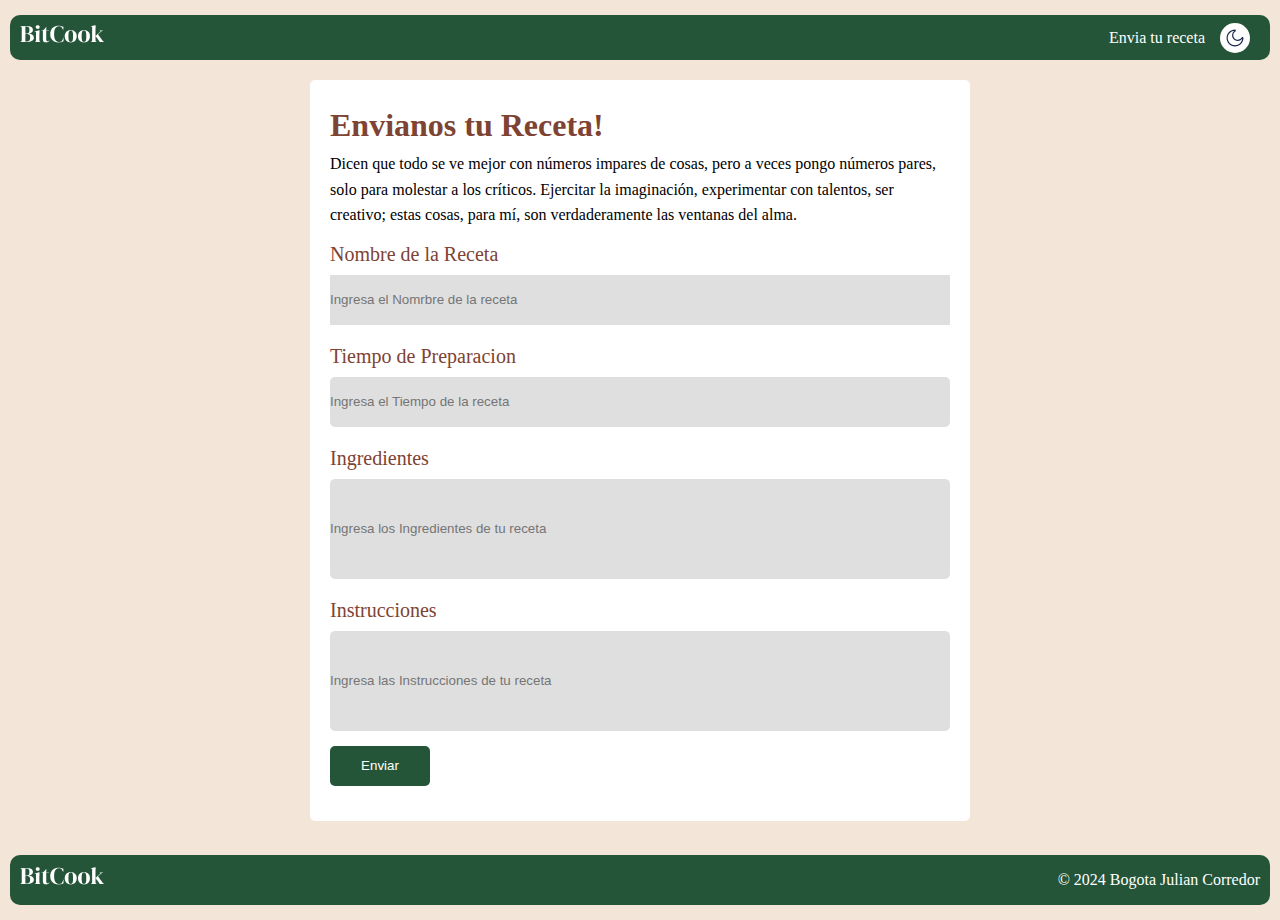
<file: formulario.html>
<!DOCTYPE html>
<html lang="en">
<head>
    <meta charset="UTF-8">
    <meta name="viewport" content="width=device-width, initial-scale=1.0">
    <link rel="preconnect" href="https://fonts.googleapis.com" />
    <link rel="preconnect" href="https://fonts.gstatic.com" crossorigin />
    <link
      href="https://fonts.googleapis.com/css2?family=DM+Sans:ital,opsz,wght@0,9..40,100..1000;1,9..40,100..1000&display=swap"
      rel="stylesheet"
    />
    <link rel="stylesheet" href="./css/style-form.css">
    <title>Formulario Envia tu receta</title>
</head>
<body>
    <div id="grid-container">
        <header class="header">
            <div class="logo">
                <a href="index.html">
                  <img src="img/img2.png" alt="BitCook Logo" />
                </a>
              </div>
              <div class="icon">
                <a href="">
                <p class="header-pagina">Envia tu receta</p>
                </a>
                <img id="luna" src="img/untitled.svg" alt="" />
              </div>
        </header>
    <main>
        <form method="post">
            <div id="form-principal">
                <div class="textContainer">
                    <h1>Envianos tu Receta! </h1>
                    <p>Dicen que todo se ve mejor con números impares de cosas, pero a veces pongo números pares, solo para molestar a los críticos. Ejercitar la imaginación, experimentar con talentos, ser creativo; estas cosas, para mí, son verdaderamente las ventanas del alma.</p>
                </div>
                <div class="inputContainer">
                    <label for="nombre_receta" >Nombre de la Receta</label>
                    <input type="text" name="nombre_receta" id="nombre_receta" placeholder="Ingresa el Nomrbre de la receta">
                </div>
                <div class="inputContainer">
                    <label for="tiempo_receta"> Tiempo de Preparacion </label>
                    <input type="text" name="tiempo_receta" id="tiempo_receta" placeholder="Ingresa el Tiempo de la receta">
                </div>
                <div class="inputContainer">
                    <label for="ingredientes"> Ingredientes </label>
                    <input type="text" name="ingredientes" id="ingredientes" placeholder="Ingresa los Ingredientes de tu receta">
                </div>
                <div class="inputContainer">
                    <label for="instrucciones"> Instrucciones</label>
                    <input type="text" name="instrucciones" id="instrucciones" placeholder="Ingresa las Instrucciones de tu receta">
                </div>
                <div class="inputContainer">
                    <input type="submit" value="Enviar" name="enviar" id="boton-enviar">
                </div>
            </div>
        </form>
    </main>
    
    <footer>
        <div class="logo">
            <img src="img/img2.png" alt="BitCook" />
          </div>
          <p class="pie-pagina">© 2024 Bogota Julian Corredor</p>
    </footer>
    </div>

    <button id="backToTop">^</button>

    <script src="js/app.js"></script>
    <script src="js/modes.js"></script>
</body>
</html>
</file>
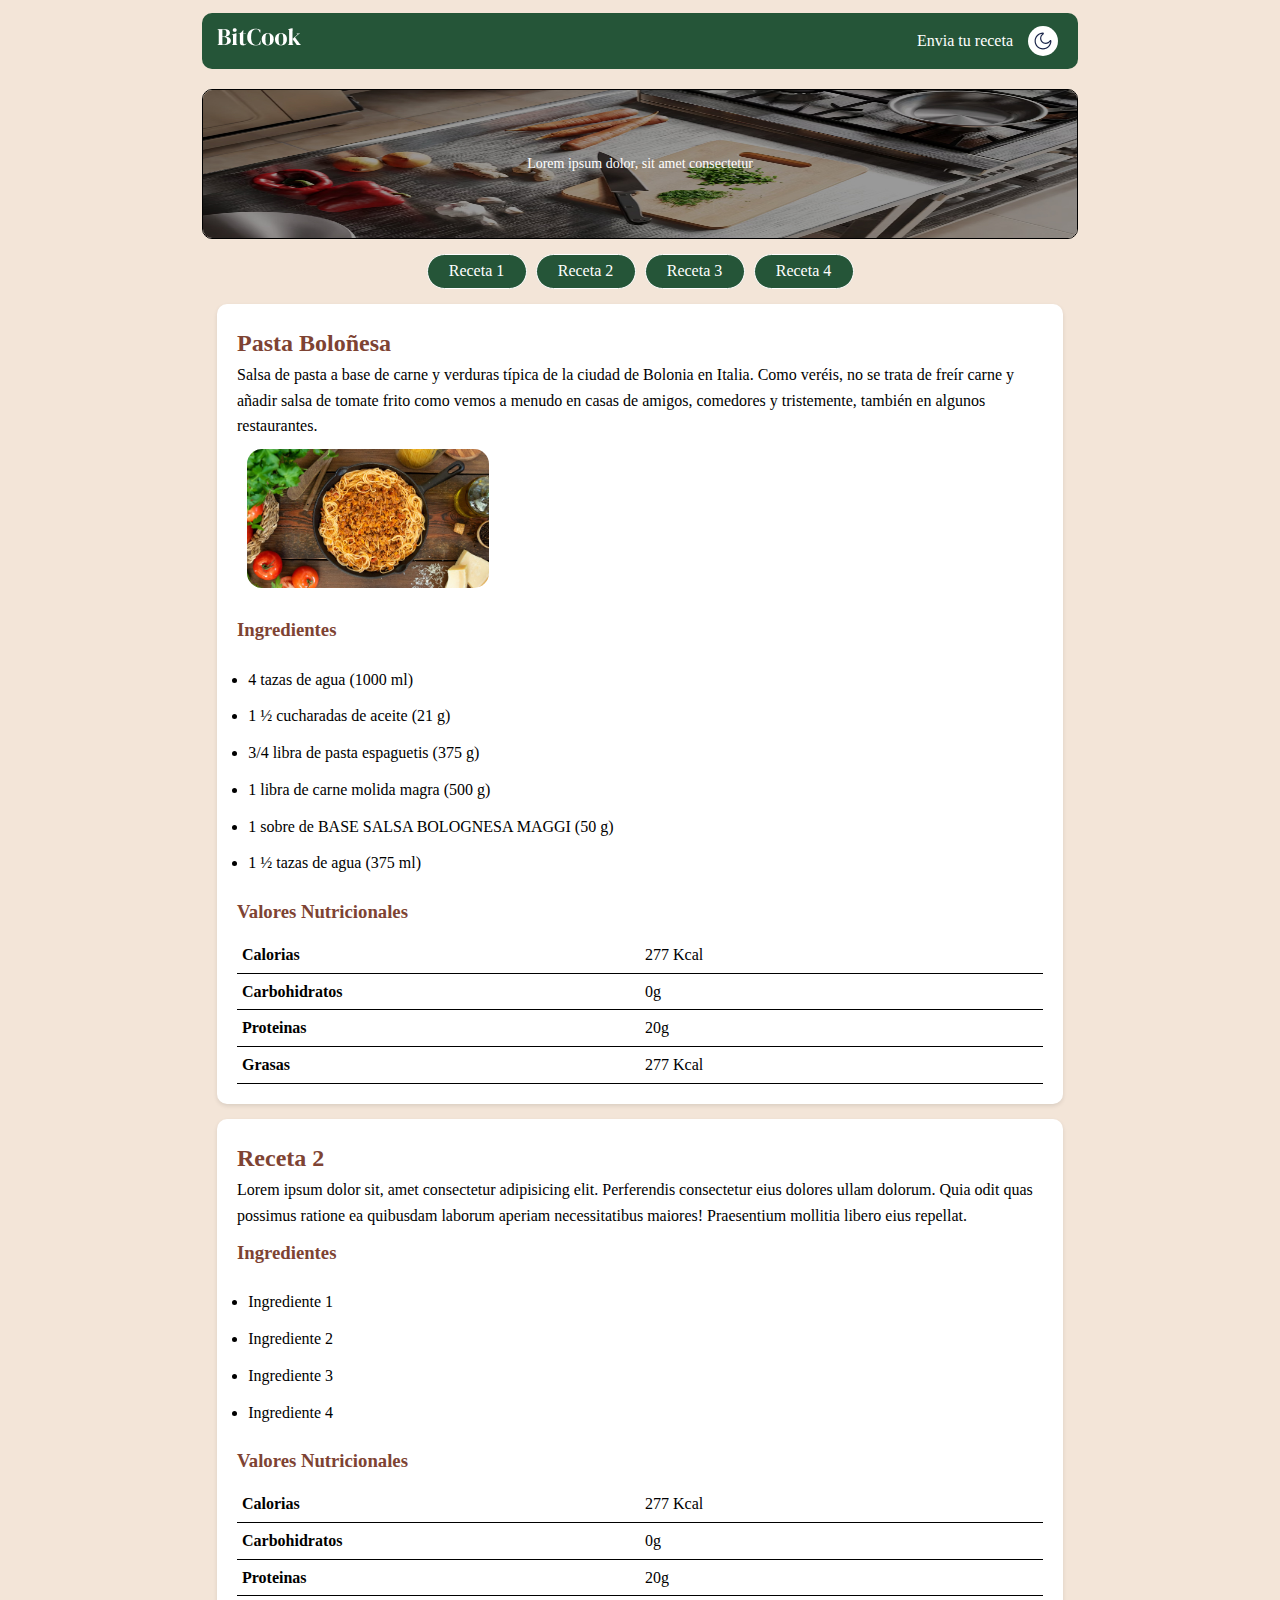
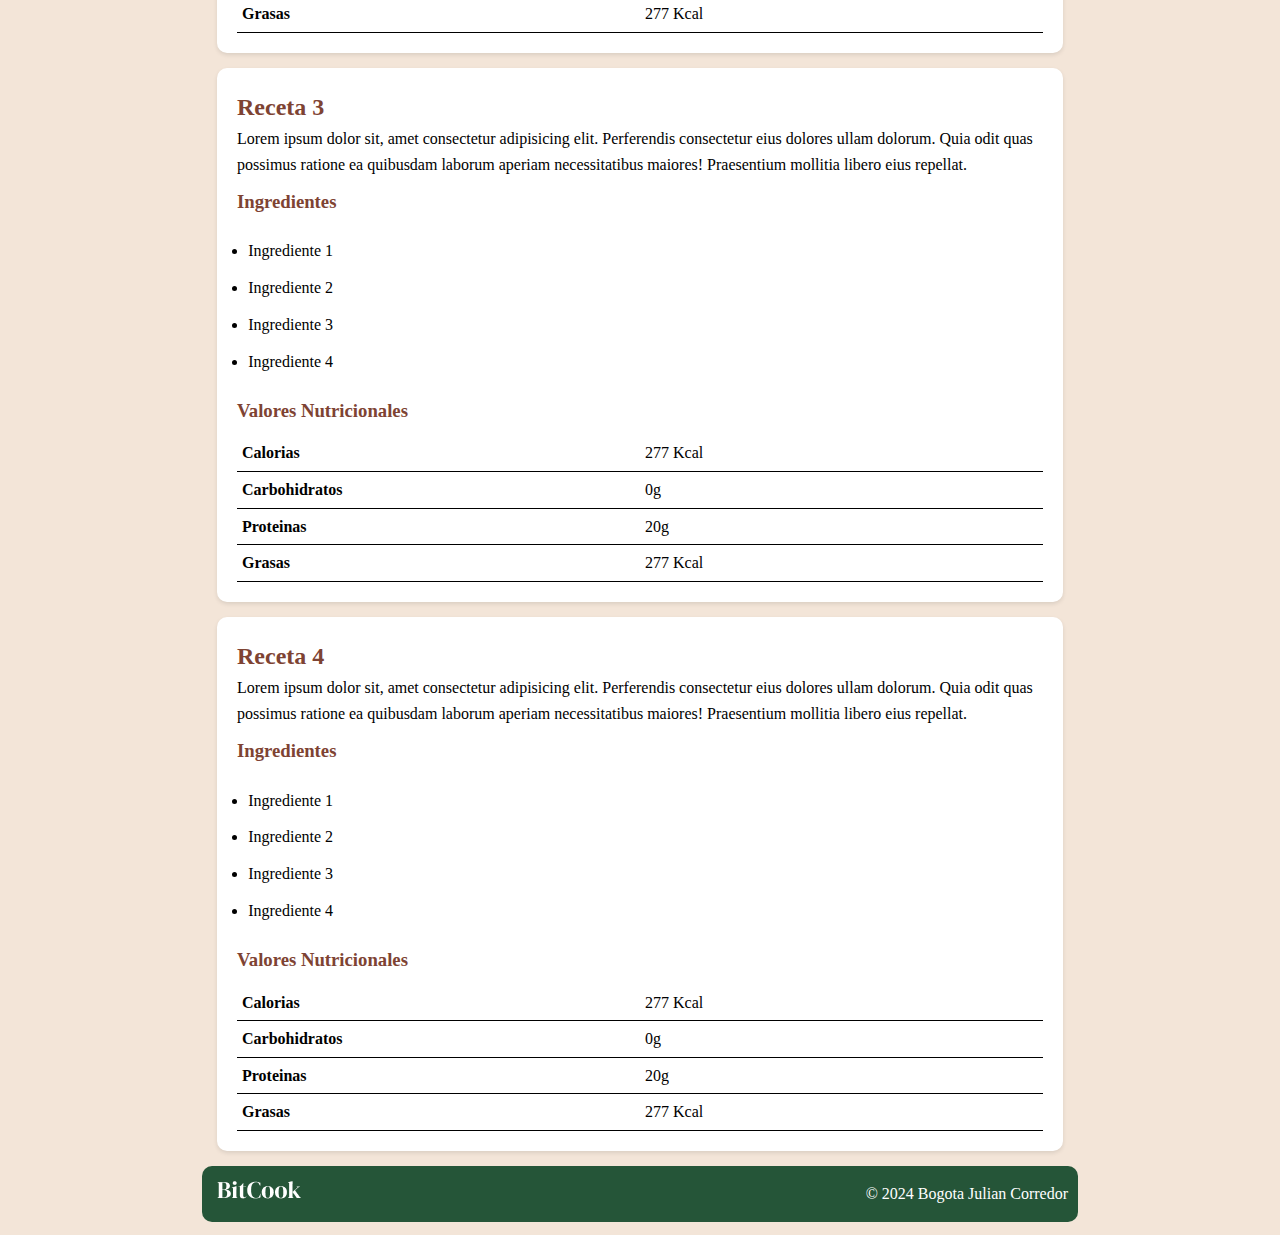
<file: indexTest.html>
<!DOCTYPE html>
<html lang="en">
  <head>
    <meta charset="UTF-8" />
    <meta name="viewport" content="width=device-width, initial-scale=1.0" />
    <link rel="preconnect" href="https://fonts.googleapis.com" />
    <link rel="preconnect" href="https://fonts.gstatic.com" crossorigin />
    <link
      href="https://fonts.googleapis.com/css2?family=DM+Sans:ital,opsz,wght@0,9..40,100..1000;1,9..40,100..1000&display=swap"
      rel="stylesheet"
    />
    <link rel="stylesheet" type="text/css" href="css/style.css" />
    <title>Document</title>
  </head>
  <body>
    <div class="container">
      <header class="header">
        <div class="logo">   
          <img src="img/img2.png" alt="BitCook Logo" />
        </div>
        <div class="icon">
        <a href="formulario.html">
        <p class="header-pagina">Envia tu receta</p>
        </a>
        <img id="luna"src="img/untitled.svg" alt="modoNoche">
        </div>
      </header>

      <div class="imga" id="im">
        <img src="img/hero.jpg" alt="Cooking ingredients" />
        <div class="text">Lorem ipsum dolor, sit amet consectetur</div>
      </div>

      <nav >
        <ul id="first">
          <li class="uno"><a href="#receta1">Receta 1</a></li>
          <li class="uno"><a href="#receta2">Receta 2</a></li>
          <li class="uno"><a href="#receta3">Receta 3</a></li>
          <li class="uno"><a href="#receta4">Receta 4</a></li>
        </ul>
      </nav>

      <main>
        <section class="receta receta1" id="receta1">
          <a href="pagina1.html">
          <h2>Pasta Boloñesa</h2>
          </a>
          <p>
            Salsa de pasta a base de carne y verduras típica de la ciudad de Bolonia en Italia. Como veréis, no se trata de freír carne
            y añadir salsa de tomate frito como vemos a menudo en casas de amigos, comedores y tristemente, también en algunos restaurantes.
          </p>
          <div id="img">
            <img src="img/pasta.jpg" alt="Receta Pasta">
          </div>
          <div>
            <h3>Ingredientes</h3>
            <ul>
              <li>4 tazas de agua (1000 ml)</li>
              <li>1 ½ cucharadas de aceite (21 g)</li>
              <li>3/4 libra de pasta espaguetis (375 g)</li>
              <li>1 libra de carne molida magra (500 g)</li>
              <li>1 sobre de BASE SALSA BOLOGNESA MAGGI (50 g)</li>
              <li>1 ½ tazas de agua (375 ml)</li>
            </ul>
          </div>
          <div>
            <h3>Valores Nutricionales</h3>
            <table class="valores-nutricionales">
              <tr>
                <th>Calorias</th>
                <td>277 Kcal</td>
              </tr>
              <tr>
                <th>Carbohidratos</th>
                <td>0g</td>
              </tr>
              <tr>
                <th>Proteinas</th>
                <td>20g</td>
              </tr>
              <tr>
                <th>Grasas</th>
                <td>277 Kcal</td>
              </tr>
            </table>
          </div>
        </section>

        <section class="receta receta2" id="receta2">
          <h2>Receta 2</h2>
          <p>
            Lorem ipsum dolor sit, amet consectetur adipisicing elit. Perferendis
            consectetur eius dolores ullam dolorum. Quia odit quas possimus
            ratione ea quibusdam laborum aperiam necessitatibus maiores!
            Praesentium mollitia libero eius repellat.
          </p>
          <div>
            <h3>Ingredientes</h3>
            <ul>
              <li>Ingrediente 1</li>
              <li>Ingrediente 2</li>
              <li>Ingrediente 3</li>
              <li>Ingrediente 4</li>
            </ul>
          </div>

          <div>
            <h3>Valores Nutricionales</h3>
            <table class="valores-nutricionales">
              <tr>
                <th>Calorias</th>
                <td>277 Kcal</td>
              </tr>
              <tr>
                <th>Carbohidratos</th>
                <td>0g</td>
              </tr>
              <tr>
                <th>Proteinas</th>
                <td>20g</td>
              </tr>
              <tr>
                <th>Grasas</th>
                <td>277 Kcal</td>
              </tr>
            </table>
          </div>
        </section>

        <section class="receta receta3" id="receta3">
          <h2>Receta 3</h2>
          <p>
            Lorem ipsum dolor sit, amet consectetur adipisicing elit. Perferendis
            consectetur eius dolores ullam dolorum. Quia odit quas possimus
            ratione ea quibusdam laborum aperiam necessitatibus maiores!
            Praesentium mollitia libero eius repellat.
          </p>
          <div>
            <h3>Ingredientes</h3>
            <ul>
              <li>Ingrediente 1</li>
              <li>Ingrediente 2</li>
              <li>Ingrediente 3</li>
              <li>Ingrediente 4</li>
            </ul>
          </div>
          <div>
            <h3>Valores Nutricionales</h3>
            <table class="valores-nutricionales">
              <tr>
                <th>Calorias</th>
                <td>277 Kcal</td>
              </tr>
              <tr>
                <th>Carbohidratos</th>
                <td>0g</td>
              </tr>
              <tr>
                <th>Proteinas</th>
                <td>20g</td>
              </tr>
              <tr>
                <th>Grasas</th>
                <td>277 Kcal</td>
              </tr>
            </table>
          </div>
        </section>
      </main>

      <section class="receta receta4" id="receta4">
        <h2>Receta 4</h2>
        <p>
          Lorem ipsum dolor sit, amet consectetur adipisicing elit. Perferendis
          consectetur eius dolores ullam dolorum. Quia odit quas possimus
          ratione ea quibusdam laborum aperiam necessitatibus maiores!
          Praesentium mollitia libero eius repellat.
        </p>
        <div>
          <h3>Ingredientes</h3>
          <ul>
            <li>Ingrediente 1</li>
            <li>Ingrediente 2</li>
            <li>Ingrediente 3</li>
            <li>Ingrediente 4</li>
          </ul>
        </div>

        <div>
          <h3>Valores Nutricionales</h3>
          <table class="valores-nutricionales">
            <tr>
              <th>Calorias</th>
              <td>277 Kcal</td>
            </tr>
            <tr>
              <th>Carbohidratos</th>
              <td>0g</td>
            </tr>
            <tr>
              <th>Proteinas</th>
              <td>20g</td>
            </tr>
            <tr>
              <th>Grasas</th>
              <td>277 Kcal</td>
            </tr>
          </table>
        </div>
      </section>

      

      <footer>
        <div class="logo">
          <img src="img/img2.png" alt="BitCook" />
        </div>
        <p class="pie-pagina">© 2024 Bogota Julian Corredor</p>
      </footer>
    </div>

    <button id="backToTop">^</button>

    <script src="js/app.js"></script>
    <script src="js/modes.js"></script>
  </body>
</html>
</file>
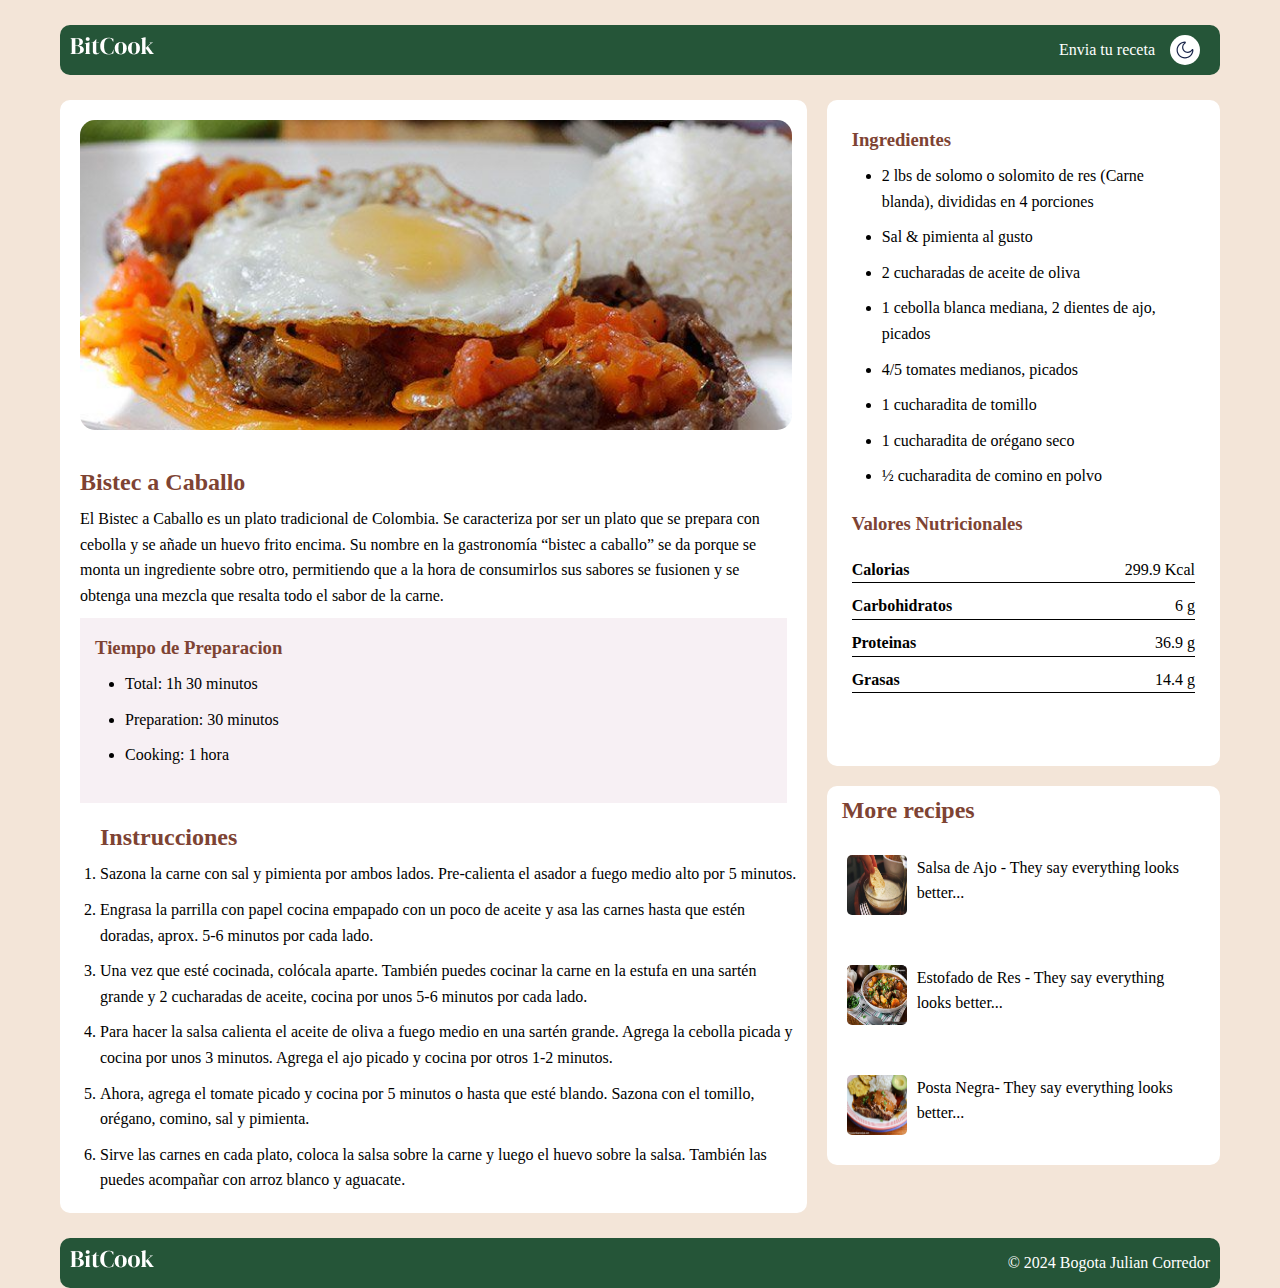
<file: pagina-bistecCaballo.html>
<!DOCTYPE html>
<html lang ="en">
  <head>
    <meta charset="UTF-8" />
    <meta name="viewport" content="width=device-width, initial-scale=1.0" />
    <link rel="preconnect" href="https://fonts.googleapis.com" />
    <link rel="preconnect" href="https://fonts.gstatic.com" crossorigin />
    <link
      href="https://fonts.googleapis.com/css2?family=DM+Sans:ital,opsz,wght@0,9..40,100..1000;1,9..40,100..1000&display=swap"
      rel="stylesheet"
    />
    <link rel="stylesheet" type="text/css" href="css/style-recetas.css" />
    <title>Bistec a Caballo</title>
  </head>
  <body>
    <div id="grid-continer">
      <header>
        <div class="logo">
          <a href="index.html">
            <img src="img/img2.png" alt="BitCook Logo" />
          </a>
        </div>
        <div class="icon">
          <a href="formulario.html">
          <p class="header-pagina">Envia tu receta</p>
          </a>
          <img id="luna" src="img/untitled.svg" alt="" />
        </div>
      </header>
      <main>
        <div id="img">
          <img src="img/Bistec-a-caballo.jpg" alt="Receta Pasta" />
        </div>
        <div id="descr">
          <h2>Bistec a Caballo</h2>
          <p>
            El Bistec a Caballo es un plato tradicional de Colombia. 
            Se caracteriza por ser un plato que se prepara con cebolla y se añade un huevo frito encima. Su nombre en la gastronomía “bistec a caballo” se da porque se monta un ingrediente sobre otro, permitiendo que a la hora de consumirlos sus sabores se fusionen y se obtenga una mezcla que resalta todo el sabor de la carne.
          </p>
        </div>
        <div id="inst">
          <h3>Tiempo de Preparacion</h3>
          <nav>
            <ul>
              <li>Total: 1h 30 minutos</li>
              <li>Preparation: 30 minutos</li>
              <li>Cooking: 1 hora </li>
            </ul>
          </nav>
        </div>
        <div class="instructions">
          <h2>Instrucciones</h2>
          <ol>
            <li>Sazona la carne con sal y pimienta por ambos lados. Pre-calienta el asador a fuego medio alto por 5 minutos. </li>
            <li>Engrasa la parrilla con papel cocina empapado con un poco de aceite y asa las carnes hasta que estén doradas, aprox. 5-6 minutos por cada lado. </li>
            <li>Una vez que esté cocinada, colócala aparte. También puedes cocinar la carne en la estufa en una sartén grande y 2 cucharadas de aceite, cocina por unos 5-6 minutos por cada lado.</li>
            <li>Para hacer la salsa calienta el aceite de oliva a fuego medio en una sartén grande. Agrega la cebolla picada y cocina por unos 3 minutos. Agrega el ajo picado y cocina por otros 1-2 minutos. </li>
            <li>Ahora, agrega el tomate picado y cocina por 5 minutos o hasta que esté blando. Sazona con el tomillo, orégano, comino, sal y pimienta.</li>
            <li>Sirve las carnes en cada plato, coloca la salsa sobre la carne y luego el huevo sobre la salsa. También las puedes acompañar con arroz blanco y aguacate.</li>
          </ol>
        </div>
      </main>
      <section>
        <div class="sec-instrucciones">
          <h3>Ingredientes</h3>
          <ul>
            <li>2 lbs de solomo o solomito de res (Carne blanda), divididas en 4 porciones</li>
            <li>Sal & pimienta al gusto</li>
            <li>2 cucharadas de aceite de oliva</li>
            <li>1 cebolla blanca mediana, 2 dientes de ajo, picados</li>
            <li>4/5 tomates medianos, picados</li>
            <li>1 cucharadita de tomillo</li>
            <li>1 cucharadita de orégano seco</li>
            <li>½ cucharadita de comino en polvo</li>
          </ul>
        </div>
        <div>
          <h3>Valores Nutricionales</h3>
          <table class="valores-nutricionales">
            <tr>
              <th>Calorias</th>
              <td>299.9 Kcal</td>
            </tr>
            <tr>
              <th>Carbohidratos</th>
              <td>6 g</td>
            </tr>
            <tr>
              <th>Proteinas</th>
              <td>36.9 g</td>
            </tr>
            <tr>
              <th>Grasas</th>
              <td>14.4 g</td>
            </tr>
          </table>
        </div>
      </section>
      <aside>
        <div class="more-recipes">
          <h2>More recipes</h2>
          <div class="recipe-preview">
            <img src="img/garlic-sauce.jpg" alt="Recipe 1" />
            <a href="pagina-salsaAjo.html">
            <p>Salsa de Ajo - They say everything looks better...</p>
            </a>
          </div>
          <div class="recipe-preview">
            <img src="img/Estofado-de-carne-Beef.webp" alt="Recipe 2" />
            <a href="pagina-estofadoRes.html">
            <p>Estofado de Res - They say everything looks better...</p>
            </a>
          </div>
          <div class="recipe-preview">
            <img src="img/Posta-Negra.jpg" alt="Recipe 3" />
            <a href="pagina-postaNegra.html">
            <p>Posta Negra- They say everything looks better...</p>
            </a>
          </div>
        </div>
      </aside>
      <footer>
        <div class="logo">
          <img src="img/img2.png" alt="BitCook" />
        </div>
        <p class="pie-pagina">© 2024 Bogota Julian Corredor</p>
      </footer>
    </div>

    <script src="js/modes.js"></script>
  </body>
</html>
</file>
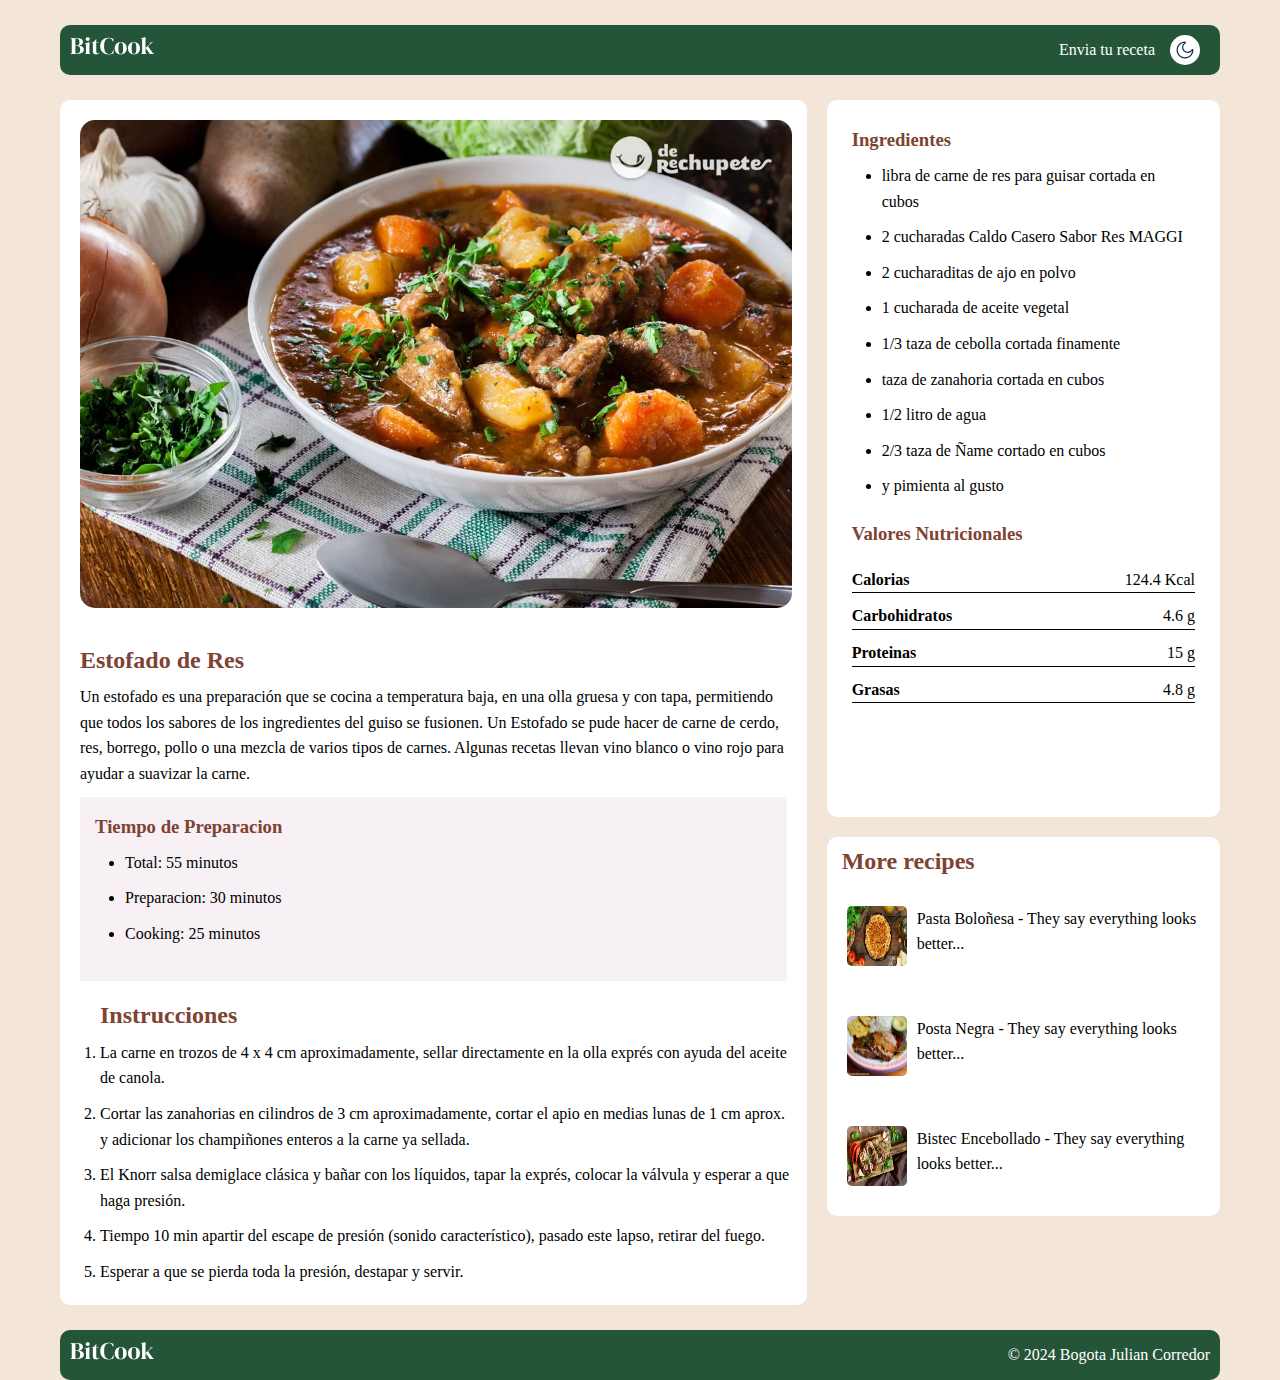
<file: pagina-estofadoRes.html>
<!DOCTYPE html>
<html lang ="en">
  <head>
    <meta charset="UTF-8" />
    <meta name="viewport" content="width=device-width, initial-scale=1.0" />
    <link rel="preconnect" href="https://fonts.googleapis.com" />
    <link rel="preconnect" href="https://fonts.gstatic.com" crossorigin />
    <link
      href="https://fonts.googleapis.com/css2?family=DM+Sans:ital,opsz,wght@0,9..40,100..1000;1,9..40,100..1000&display=swap"
      rel="stylesheet"
    />
    <link rel="stylesheet" type="text/css" href="css/style-recetas.css" />
    <title>Estofado de Res</title>
  </head>
  <body>
    <div id="grid-continer">
      <header>
        <div class="logo">
          <a href="index.html">
            <img src="img/img2.png" alt="BitCook Logo" />
          </a>
        </div>
        <div class="icon">
        <a href="formulario.html">
          <p class="header-pagina">Envia tu receta</p>
        </a>
          <img id="luna" src="img/untitled.svg" alt="" />
        </div>
      </header>
      <main>
        <div id="img">
          <img src="img/Estofado-de-carne-Beef.webp" alt="Receta Pasta" />
        </div>
        <div id="descr">
          <h2>Estofado de Res</h2>
          <p>
            Un estofado es una preparación que se cocina a temperatura baja, en una olla gruesa y con tapa, permitiendo que todos los sabores de los ingredientes del guiso se fusionen. Un Estofado se pude hacer de carne de
            cerdo, res, borrego, pollo o una mezcla de varios tipos de carnes. Algunas recetas llevan vino blanco o vino rojo para ayudar a suavizar la carne.
          </p>
        </div>
        <div id="inst">
          <h3>Tiempo de Preparacion</h3>
          <nav>
            <ul>
              <li>Total: 55 minutos</li>
              <li>Preparacion: 30 minutos</li>
              <li>Cooking: 25 minutos</li>
            </ul>
          </nav>
        </div>
        <div class="instructions">
          <h2>Instrucciones</h2>
          <ol>
            <li>La carne en trozos de 4 x 4 cm aproximadamente, sellar directamente en la olla exprés con ayuda del aceite de canola.</li> 
            <li>Cortar las zanahorias en cilindros de 3 cm aproximadamente, cortar el apio en medias lunas de 1 cm aprox. y adicionar los champiñones enteros a la carne ya sellada.</li> 
            <li>El Knorr salsa demiglace clásica y bañar con los líquidos, tapar la exprés, colocar la válvula y esperar a que haga presión.</li> 
            <li>Tiempo 10 min apartir del escape de presión (sonido característico), pasado este lapso, retirar del fuego.</li> 
            <li>Esperar a que se pierda toda la presión, destapar y servir.</li>
          </ol>
        </div>
      </main>
      <section>
        <div>
          <h3>Ingredientes</h3>
          <ul>
            <li> libra de carne de res para guisar cortada en cubos </li>
            <li> 2 cucharadas Caldo Casero Sabor Res MAGGI</li>
            <li> 2 cucharaditas de ajo en polvo</li>
            <li> 1 cucharada de aceite vegetal</li>
            <li> 1/3 taza de cebolla cortada finamente</li>
            <li> taza de zanahoria cortada en cubos</li>
            <li> 1/2 litro de agua</li>
            <li> 2/3 taza de Ñame cortado en cubos</li>
            <li> y pimienta al gusto</li>
          </ul>
        </div>
        <div>
          <h3>Valores Nutricionales</h3>
          <table class="valores-nutricionales">
            <tr>
              <th>Calorias</th>
              <td>124.4 Kcal</td>
            </tr>
            <tr>
              <th>Carbohidratos</th>
              <td>4.6 g</td>
            </tr>
            <tr>
              <th>Proteinas</th>
              <td>15 g</td>
            </tr>
            <tr>
              <th>Grasas</th>
              <td>4.8 g</td>
            </tr>
          </table>
        </div>
      </section>
      <aside>
        <div class="more-recipes">
          <h2>More recipes</h2>
          <div class="recipe-preview">
            <img src="img/pasta.jpg" alt="Recipe 1" />
            <a href="pagina-pasta.html">
            <p>Pasta Boloñesa - They say everything looks better...</p>
            </a>
          </div>
          <div class="recipe-preview">
            <img src="img/Posta-Negra.jpg" alt="Recipe 2" />
            <a href="pagina-postaNegra.html">
            <p>Posta Negra - They say everything looks better...</p>
            </a>
          </div>
          <div class="recipe-preview">
            <img src="img/capon-relleno.webp" alt="Recipe 3" />
            <a href="">
            <p>Bistec Encebollado - They say everything looks better...</p>
            </a>
          </div>
        </div>
      </aside>
      <footer>
        <div class="logo">
          <img src="img/img2.png" alt="BitCook" />
        </div>
        <p class="pie-pagina">© 2024 Bogota Julian Corredor</p>
      </footer>
    </div>

    <script src="js/modes.js"></script>
  </body>
</html>
</file>
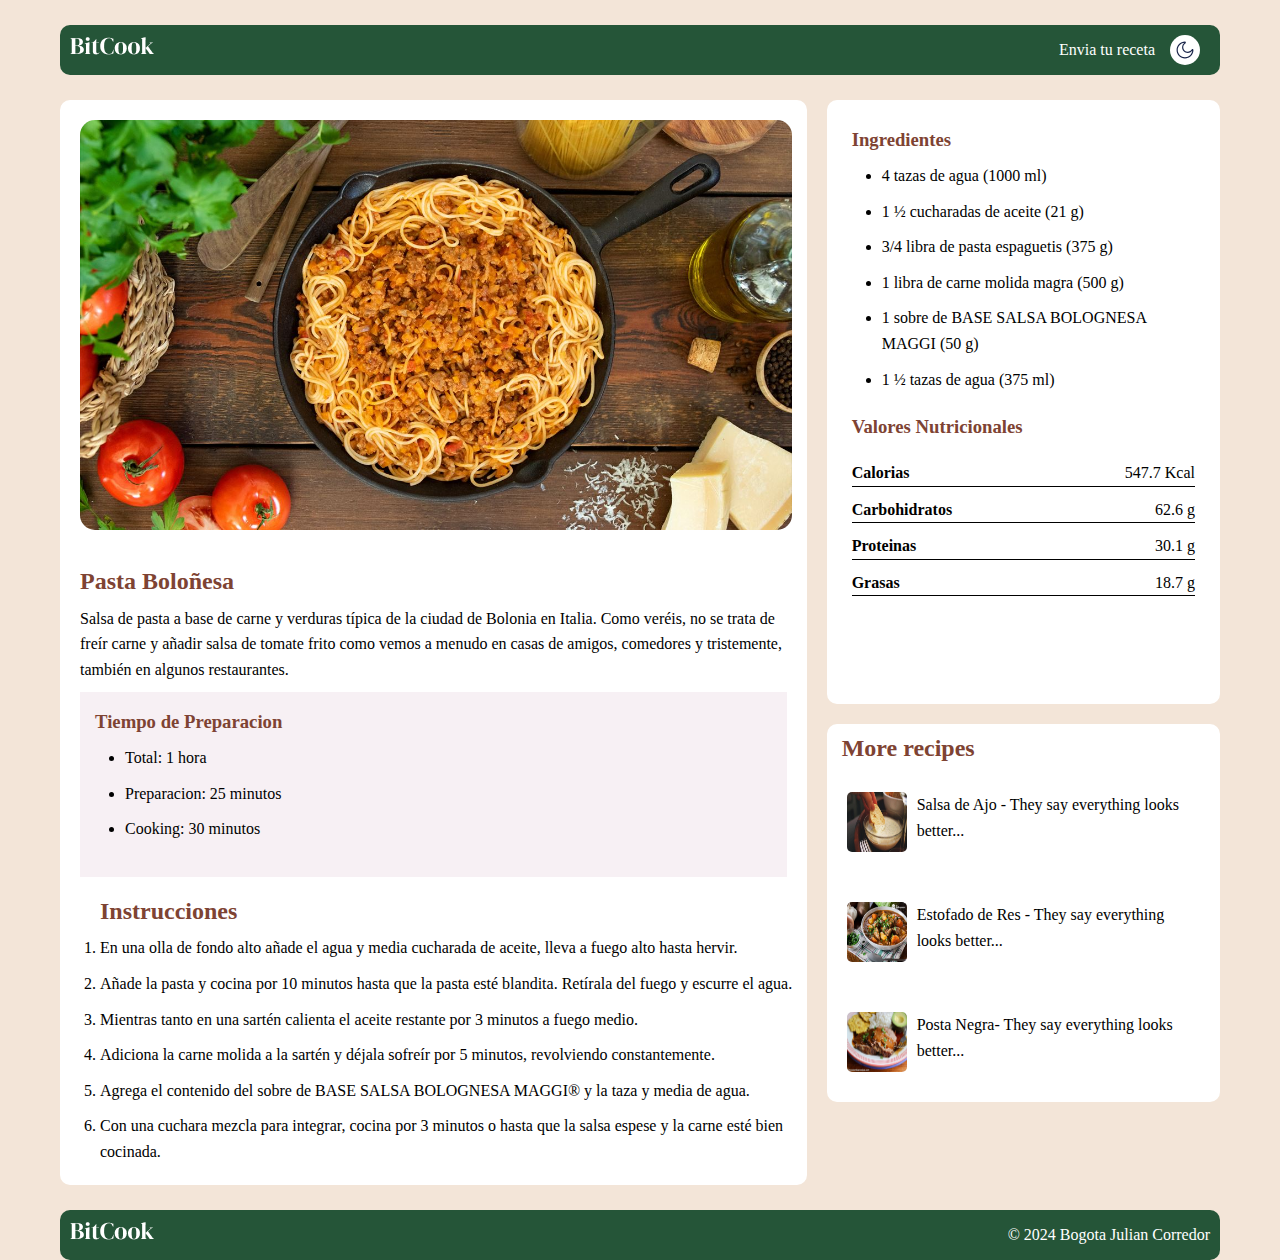
<file: pagina-pasta.html>
<!DOCTYPE html>
<html lang ="en">
  <head>
    <meta charset="UTF-8" />
    <meta name="viewport" content="width=device-width, initial-scale=1.0" />
    <link rel="preconnect" href="https://fonts.googleapis.com" />
    <link rel="preconnect" href="https://fonts.gstatic.com" crossorigin />
    <link
      href="https://fonts.googleapis.com/css2?family=DM+Sans:ital,opsz,wght@0,9..40,100..1000;1,9..40,100..1000&display=swap"
      rel="stylesheet"
    />
    <link rel="stylesheet" type="text/css" href="css/style-recetas.css" />
    <title>Pasta Boloñesa</title>
  </head>
  <body>
    <div id="grid-continer">
      <header>
        <div class="logo">
          <a href="index.html">
            <img src="img/img2.png" alt="BitCook Logo" />
          </a>
        </div>
        <div class="icon">
          <a href="formulario.html">
          <p class="header-pagina">Envia tu receta</p>
          </a>
          <img id="luna" src="img/untitled.svg" alt="" />
        </div>
      </header>
      <main>
        <div id="img">
          <img src="img/pasta.jpg" alt="Receta Pasta" />
        </div>
        <div id="descr">
          <h2>Pasta Boloñesa</h2>
          <p>
            Salsa de pasta a base de carne y verduras típica de la ciudad de
            Bolonia en Italia. Como veréis, no se trata de freír carne y añadir
            salsa de tomate frito como vemos a menudo en casas de amigos,
            comedores y tristemente, también en algunos restaurantes.
          </p>
        </div>
        <div id="inst">
          <h3>Tiempo de Preparacion</h3>
          <nav>
            <ul>
              <li>Total: 1 hora</li>
              <li>Preparacion: 25 minutos</li>
              <li>Cooking: 30 minutos</li>
            </ul>
          </nav>
        </div>
        <div class="instructions">
          <h2>Instrucciones</h2>
          <ol>
            <li>
              En una olla de fondo alto añade el agua y media cucharada de
              aceite, lleva a fuego alto hasta hervir.
            </li>
            <li>
              Añade la pasta y cocina por 10 minutos hasta que la pasta esté
              blandita. Retírala del fuego y escurre el agua.
            </li>
            <li>
              Mientras tanto en una sartén calienta el aceite restante por 3
              minutos a fuego medio.
            </li>
            <li>
              Adiciona la carne molida a la sartén y déjala sofreír por 5
              minutos, revolviendo constantemente.
            </li>
            <li>
              Agrega el contenido del sobre de BASE SALSA BOLOGNESA MAGGI® y la
              taza y media de agua.
            </li>
            <li>
              Con una cuchara mezcla para integrar, cocina por 3 minutos o hasta
              que la salsa espese y la carne esté bien cocinada.
            </li>
          </ol>
        </div>
      </main>
      <section>
        <div class="sec-instrucciones">
          <h3>Ingredientes</h3>
          <ul>
            <li>4 tazas de agua (1000 ml)</li>
            <li>1 ½ cucharadas de aceite (21 g)</li>
            <li>3/4 libra de pasta espaguetis (375 g)</li>
            <li>1 libra de carne molida magra (500 g)</li>
            <li>1 sobre de BASE SALSA BOLOGNESA MAGGI (50 g)</li>
            <li>1 ½ tazas de agua (375 ml)</li>
          </ul>
        </div>
        <div>
          <h3>Valores Nutricionales</h3>
          <table class="valores-nutricionales">
            <tr>
              <th>Calorias</th>
              <td>547.7 Kcal</td>
            </tr>
            <tr>
              <th>Carbohidratos</th>
              <td>62.6 g</td>
            </tr>
            <tr>
              <th>Proteinas</th>
              <td>30.1 g</td>
            </tr>
            <tr>
              <th>Grasas</th>
              <td>18.7 g</td>
            </tr>
          </table>
        </div>
      </section>
      <aside>
        <div class="more-recipes">
          <h2>More recipes</h2>
          <div class="recipe-preview">
            <img src="img/garlic-sauce.jpg" alt="Recipe 1" />
            <a href="pagina-salsaAjo.html">
            <p>Salsa de Ajo - They say everything looks better...</p>
            </a>
          </div>
          <div class="recipe-preview">
            <img src="img/Estofado-de-carne-Beef.webp" alt="Recipe 2" />
            <a href="pagina-estofadoRes.html">
            <p>Estofado de Res - They say everything looks better...</p>
            </a>
          </div>
          <div class="recipe-preview">
            <img src="img/Posta-Negra.jpg" alt="Recipe 3" />
            <a href="pagina-postaNegra.html">
            <p>Posta Negra- They say everything looks better...</p>
            </a>
          </div>
        </div>
      </aside>
      <footer>
        <div class="logo">
          <img src="img/img2.png" alt="BitCook" />
        </div>
        <p class="pie-pagina">© 2024 Bogota Julian Corredor</p>
      </footer>
    </div>

    <script src="js/modes.js"></script>
  </body>
</html>
</file>
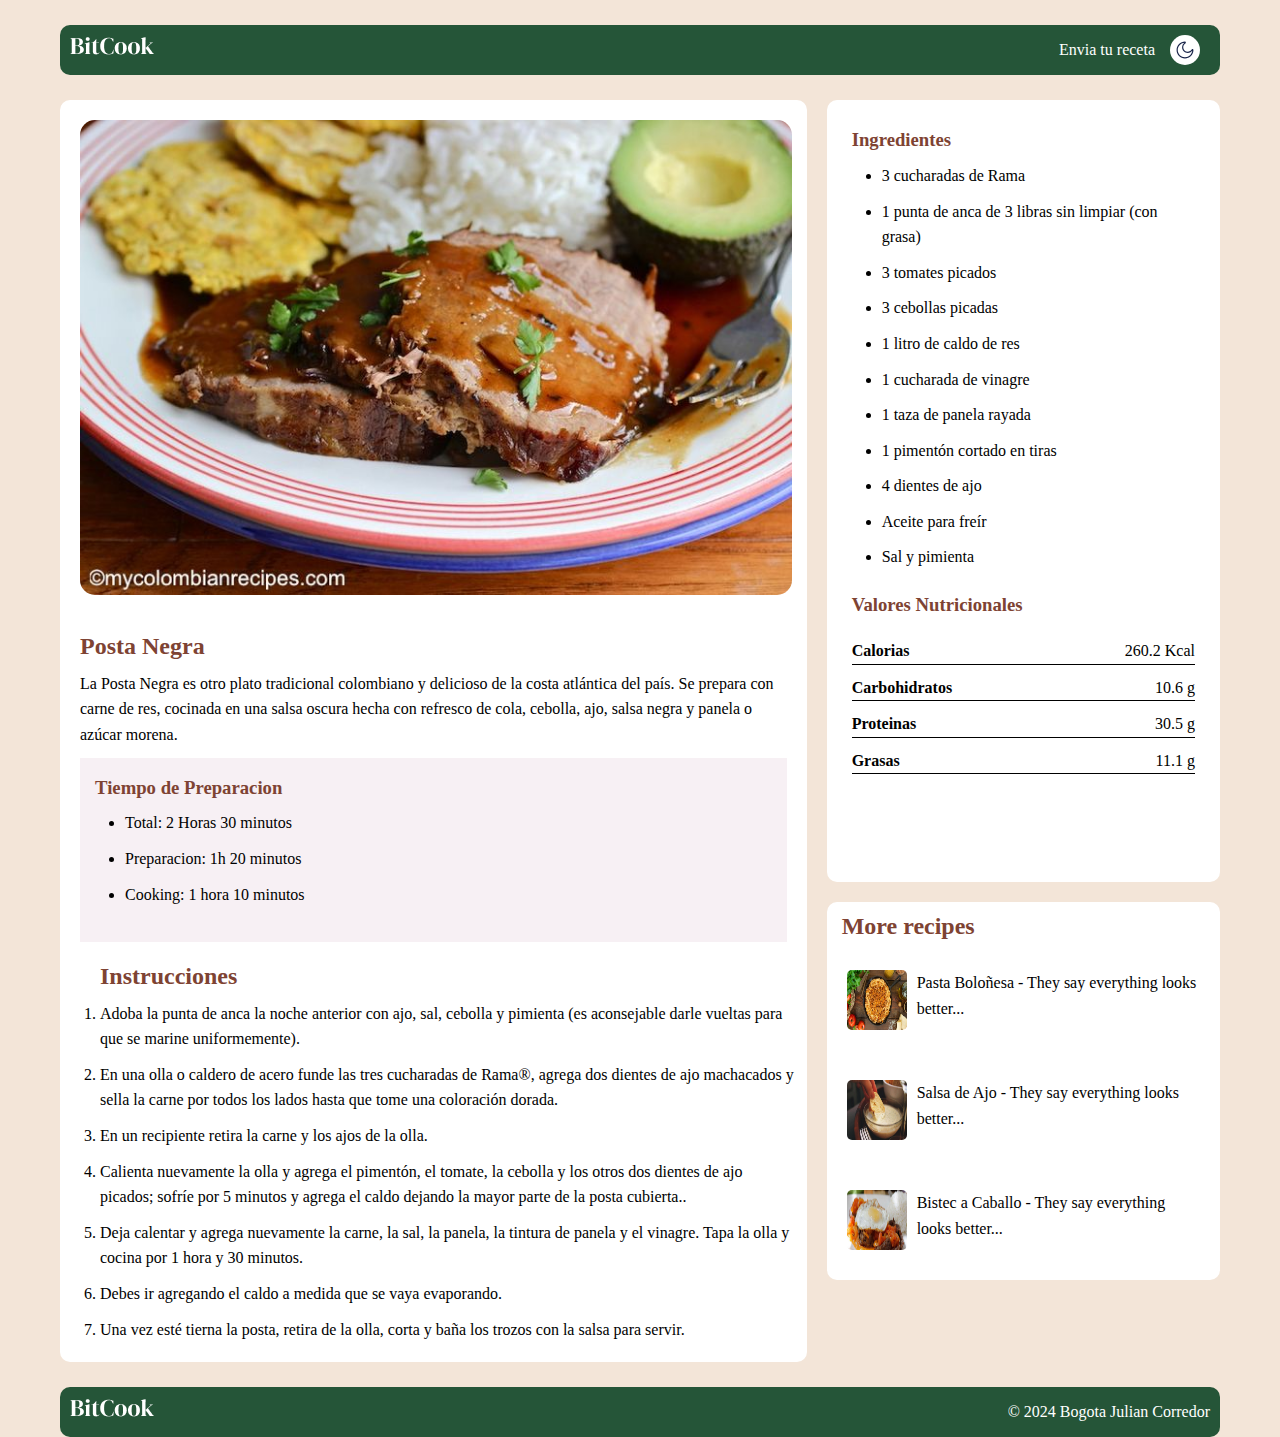
<file: pagina-postaNegra.html>
<!DOCTYPE html>
<html lang ="en">
  <head>
    <meta charset="UTF-8" />
    <meta name="viewport" content="width=device-width, initial-scale=1.0" />
    <link rel="preconnect" href="https://fonts.googleapis.com" />
    <link rel="preconnect" href="https://fonts.gstatic.com" crossorigin />
    <link
      href="https://fonts.googleapis.com/css2?family=DM+Sans:ital,opsz,wght@0,9..40,100..1000;1,9..40,100..1000&display=swap"
      rel="stylesheet"
    />
    <link rel="stylesheet" type="text/css" href="css/style-recetas.css" />
    <title>Posta Negra</title>
  </head>
  <body>
    <div id="grid-continer">
      <header>
        <div class="logo">
          <a href="index.html">
            <img src="img/img2.png" alt="BitCook Logo" />
          </a>
        </div>
        <div class="icon">
          <a href="formulario.html">
          <p class="header-pagina">Envia tu receta</p>
          </a>
          <img id="luna" src="img/untitled.svg" alt="" />
        </div>
      </header>
      <main>
        <div id="img">
          <img src="img/Posta-Negra.jpg" alt="Receta Pasta" />
        </div>
        <div id="descr">
          <h2>Posta Negra</h2>
          <p>
            La Posta Negra es otro plato tradicional colombiano y delicioso de la costa atlántica del país. 
            Se prepara con carne de res, cocinada en una salsa oscura hecha con refresco de cola, cebolla, ajo, salsa negra y panela o azúcar morena.
          </p>
        </div>
        <div id="inst">
          <h3>Tiempo de Preparacion</h3>
          <nav>
            <ul>
              <li>Total: 2 Horas 30 minutos</li>
              <li>Preparacion: 1h 20 minutos</li>
              <li>Cooking: 1 hora 10 minutos</li>
            </ul>
          </nav>
        </div>
        <div class="instructions">
          <h2>Instrucciones</h2>
          <ol>
            <li>
                Adoba la punta de anca la noche anterior con ajo, sal, cebolla y pimienta 
                (es aconsejable darle vueltas para que se marine uniformemente).
            </li>
            <li>
                En una olla o caldero de acero funde las tres cucharadas de Rama®, agrega dos dientes de ajo machacados
                y sella la carne por todos los lados hasta que tome una coloración dorada.
            </li>
            <li>
                En un recipiente retira la carne y los ajos de la olla.
            </li>
            <li>
                Calienta nuevamente la olla y agrega el pimentón, el tomate, la cebolla y los otros dos dientes de ajo picados; 
                sofríe por 5 minutos y agrega el caldo dejando la mayor parte de la posta cubierta..
            </li>
            <li>
                Deja calentar y agrega nuevamente la carne, la sal, la panela, la tintura de panela y el vinagre.
                Tapa la olla y cocina por 1 hora y 30 minutos.
            </li>
            <li>
                Debes ir agregando el caldo a medida que se vaya evaporando.
            </li>
            <li>
              Una vez esté tierna la posta, 
              retira de la olla, corta y baña los trozos con la salsa para servir.
            </li>
          </ol>
        </div>
      </main>
      <section>
        <div>
          <h3>Ingredientes</h3>
          <ul>
            <li>3 cucharadas de Rama</li>
            <li>1 punta de anca de 3 libras sin limpiar (con grasa)</li>
            <li>3 tomates picados </li>
            <li>3 cebollas picadas</li>
            <li>1 litro de caldo de res</li>
            <li>1 cucharada de vinagre</li> 
            <li>1 taza de panela rayada</li>
            <li>1 pimentón cortado en tiras</li>
            <li>4 dientes de ajo</li>
            <li>Aceite para freír</li>
            <li>Sal y pimienta</li>
          </ul>
        </div>
        <div>
          <h3>Valores Nutricionales</h3>
          <table class="valores-nutricionales">
            <tr>
              <th>Calorias</th>
              <td>260.2 Kcal</td>
            </tr>
            <tr>
              <th>Carbohidratos</th>
              <td>10.6 g</td>
            </tr>
            <tr>
              <th>Proteinas</th>
              <td>30.5 g</td>
            </tr>
            <tr>
              <th>Grasas</th>
              <td>11.1 g</td>
            </tr>
          </table>
        </div>
      </section>
      <aside>
        <div class="more-recipes">
          <h2>More recipes</h2>
          <div class="recipe-preview">
            <img src="img/pasta.jpg" alt="Recipe 1" />
            <a href="pagina-pasta.html">
            <p>Pasta Boloñesa - They say everything looks better...</p>
            </a>
          </div>
          <div class="recipe-preview">
            <img src="img/garlic-sauce.jpg" alt="Recipe 2" />
            <a href="pagina-salsaAjo.html">
            <p>Salsa de Ajo - They say everything looks better...</p>
            </a>
          </div>
          <div class="recipe-preview">
            <img src="img/Bistec-a-caballo.jpg" alt="Recipe 3" />
            <a href="pagina-estofadoRes.html">
            <p>Bistec a Caballo - They say everything looks better...</p>
            </a>
          </div>
        </div>
      </aside>
      <footer>
        <div class="logo">
          <img src="img/img2.png" alt="BitCook" />
        </div>
        <p class="pie-pagina">© 2024 Bogota Julian Corredor</p>
      </footer>
    </div>

    <script src="js/modes.js"></script>
  </body>
</html>
</file>
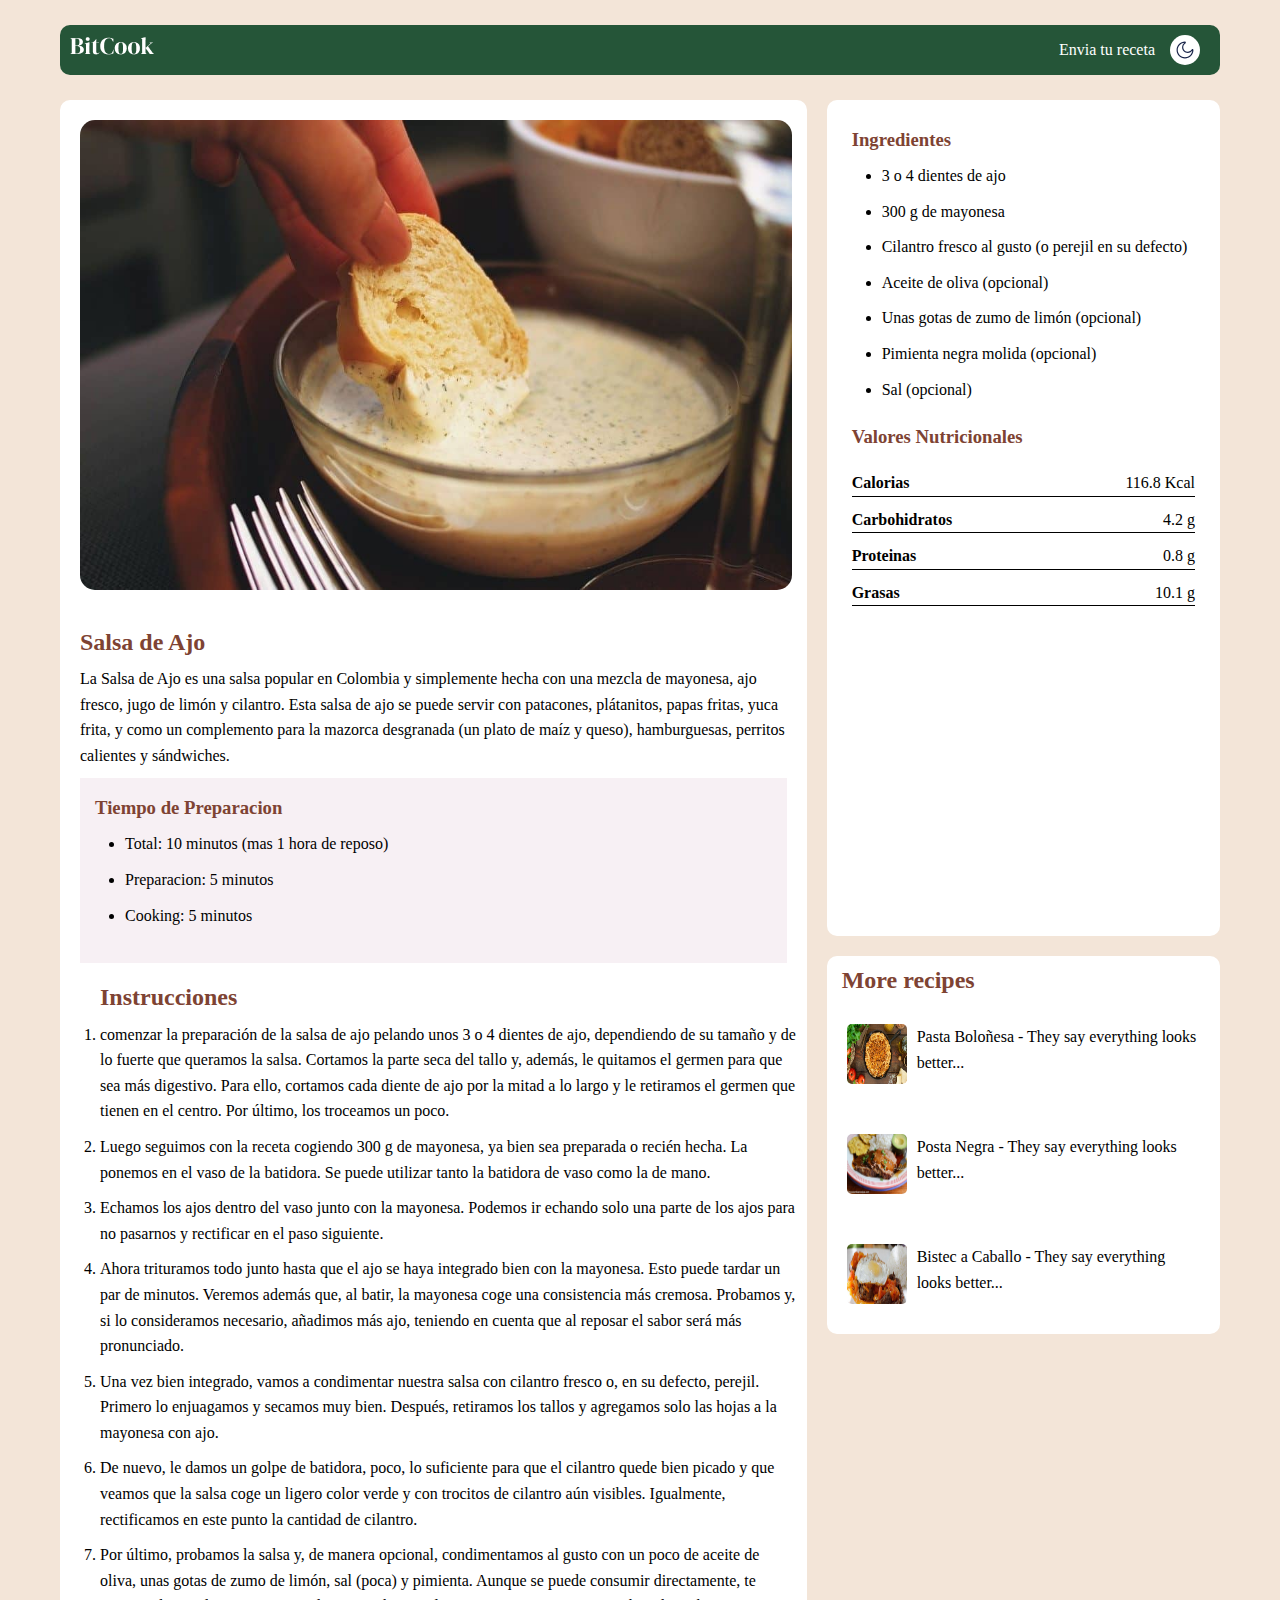
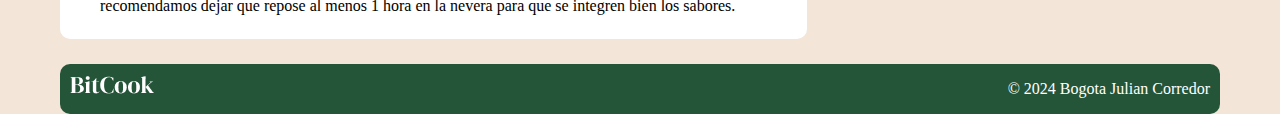
<file: pagina-salsaAjo.html>
<!DOCTYPE html>
<html lang ="en">
  <head>
    <meta charset="UTF-8" />
    <meta name="viewport" content="width=device-width, initial-scale=1.0" />
    <link rel="preconnect" href="https://fonts.googleapis.com" />
    <link rel="preconnect" href="https://fonts.gstatic.com" crossorigin />
    <link
      href="https://fonts.googleapis.com/css2?family=DM+Sans:ital,opsz,wght@0,9..40,100..1000;1,9..40,100..1000&display=swap"
      rel="stylesheet"
    />
    <link rel="stylesheet" type="text/css" href="css/style-recetas.css" />
    <title>Salsa de Ajo</title>
  </head>
  <body>
    <div id="grid-continer">
      <header>
        <div class="logo">
          <a href="index.html">
            <img src="img/img2.png" alt="BitCook Logo" />
          </a>
        </div>
        <div class="icon">
          <a href="formulario.html">
          <p class="header-pagina">Envia tu receta</p>
          </a>
          <img id="luna" src="img/untitled.svg" alt="" />
        </div>
      </header>
      <main>
        <div id="img">
          <img src="img/garlic-sauce.jpg" alt="Receta Pasta" />
        </div>
        <div id="descr">
          <h2>Salsa de Ajo</h2>
          <p>
            La Salsa de Ajo es una salsa popular en Colombia
            y simplemente hecha con una mezcla de mayonesa, ajo fresco, jugo de limón y cilantro. 
            Esta salsa de ajo se puede servir con patacones, plátanitos, papas fritas, yuca frita,
            y como un complemento para la mazorca desgranada (un plato de maíz y queso), hamburguesas,
            perritos calientes y sándwiches.
          </p>
        </div>
        <div id="inst">
          <h3>Tiempo de Preparacion</h3>
          <nav>
            <ul>
                <li>Total: 10 minutos (mas 1 hora de reposo)</li>
                <li>Preparacion: 5 minutos</li>
                <li>Cooking: 5 minutos</li>
            </ul>
          </nav>
        </div>
        <div class="instructions">
          <h2>Instrucciones</h2>
          <ol>
            <li>
                comenzar la preparación de la salsa de ajo pelando unos 3 o 4 dientes de ajo, 
                dependiendo de su tamaño y de lo fuerte que queramos la salsa. Cortamos la parte seca del tallo
                 y, además, le quitamos el germen para que sea más digestivo. Para ello, cortamos cada diente
                de ajo por la mitad a lo largo y le retiramos el germen que tienen en el centro. Por último, los troceamos un poco.
            </li>
            <li>
                Luego seguimos con la receta cogiendo 300 g de mayonesa, ya bien sea preparada o recién hecha.
                 La ponemos en el vaso de la batidora. Se puede utilizar tanto la batidora de vaso como la de mano.
            </li>
            <li>
                Echamos los ajos dentro del vaso junto con la mayonesa.
                Podemos ir echando solo una parte de los ajos para no pasarnos y rectificar en el paso siguiente.
            </li>
            <li>
                Ahora trituramos todo junto hasta que el ajo se haya integrado bien con la mayonesa. Esto puede tardar un par de minutos. Veremos además que, al batir, la mayonesa coge una consistencia más cremosa. Probamos
                y, si lo consideramos necesario, añadimos más ajo, teniendo en cuenta que al reposar el sabor será más pronunciado.
            </li>
            <li>
                Una vez bien integrado, vamos a condimentar nuestra salsa con cilantro fresco o, en su defecto, 
                perejil. Primero lo enjuagamos y secamos muy bien. Después, retiramos los tallos y agregamos solo las hojas a la mayonesa con ajo.
            </li>
            <li>
                De nuevo, le damos un golpe de batidora, poco, lo suficiente para que el cilantro quede bien picado y que veamos que la salsa coge un ligero color
                verde y con trocitos de cilantro aún visibles. Igualmente, rectificamos en este punto la cantidad de cilantro.
            </li>
            <li>
                Por último, probamos la salsa y, de manera opcional, condimentamos al gusto con un poco de aceite de oliva, unas gotas de zumo de limón, sal (poca) y pimienta.
                Aunque se puede consumir directamente, te recomendamos dejar que repose al menos 1 hora en la nevera para que se integren bien los sabores.
            </li>
          </ol>
        </div>
      </main>
      <section>
        <div>
          <h3>Ingredientes</h3>
          <ul>
            <li>3 o 4 dientes de ajo</li>
            <li>300 g de mayonesa</li>
            <li>Cilantro fresco al gusto (o perejil en su defecto) </li>
            <li>Aceite de oliva (opcional)</li>
            <li>Unas gotas de zumo de limón (opcional)</li>
            <li>Pimienta negra molida (opcional)</li> 
            <li>Sal (opcional)</li>
          </ul>
        </div>
        <div>
          <h3>Valores Nutricionales</h3>
          <table class="valores-nutricionales">
            <tr>
              <th>Calorias</th>
              <td>116.8 Kcal</td>
            </tr>
            <tr>
              <th>Carbohidratos</th>
              <td>4.2 g</td>
            </tr>
            <tr>
              <th>Proteinas</th>
              <td>0.8 g</td>
            </tr>
            <tr>
              <th>Grasas</th>
              <td>10.1 g</td>
            </tr>
          </table>
        </div>
      </section>
      <aside>
        <div class="more-recipes">
          <h2>More recipes</h2>
          <div class="recipe-preview">
            <img src="img/pasta.jpg" alt="Recipe 1" />
            <a href="pagina-pasta.html">
            <p>Pasta Boloñesa - They say everything looks better...</p>
            </a>
          </div>
          <div class="recipe-preview">
            <img src="img/Posta-Negra.jpg" alt="Recipe 2" />
            <a href="pagina-postaNegra.html">
            <p>Posta Negra - They say everything looks better...</p>
            </a>
          </div>
          <div class="recipe-preview">
            <img src="img/Bistec-a-caballo.jpg" alt="Recipe 3" />
            <a href="pagina-bistecCaballo.html">
            <p>Bistec a Caballo - They say everything looks better...</p>
            </a>
          </div>
        </div>
      </aside>
      <footer>
        <div class="logo">
          <img src="img/img2.png" alt="BitCook" />
        </div>
        <p class="pie-pagina">© 2024 Bogota Julian Corredor</p>
      </footer>
    </div>

    <script src="js/modes.js"></script>
  </body>
</html>
</file>
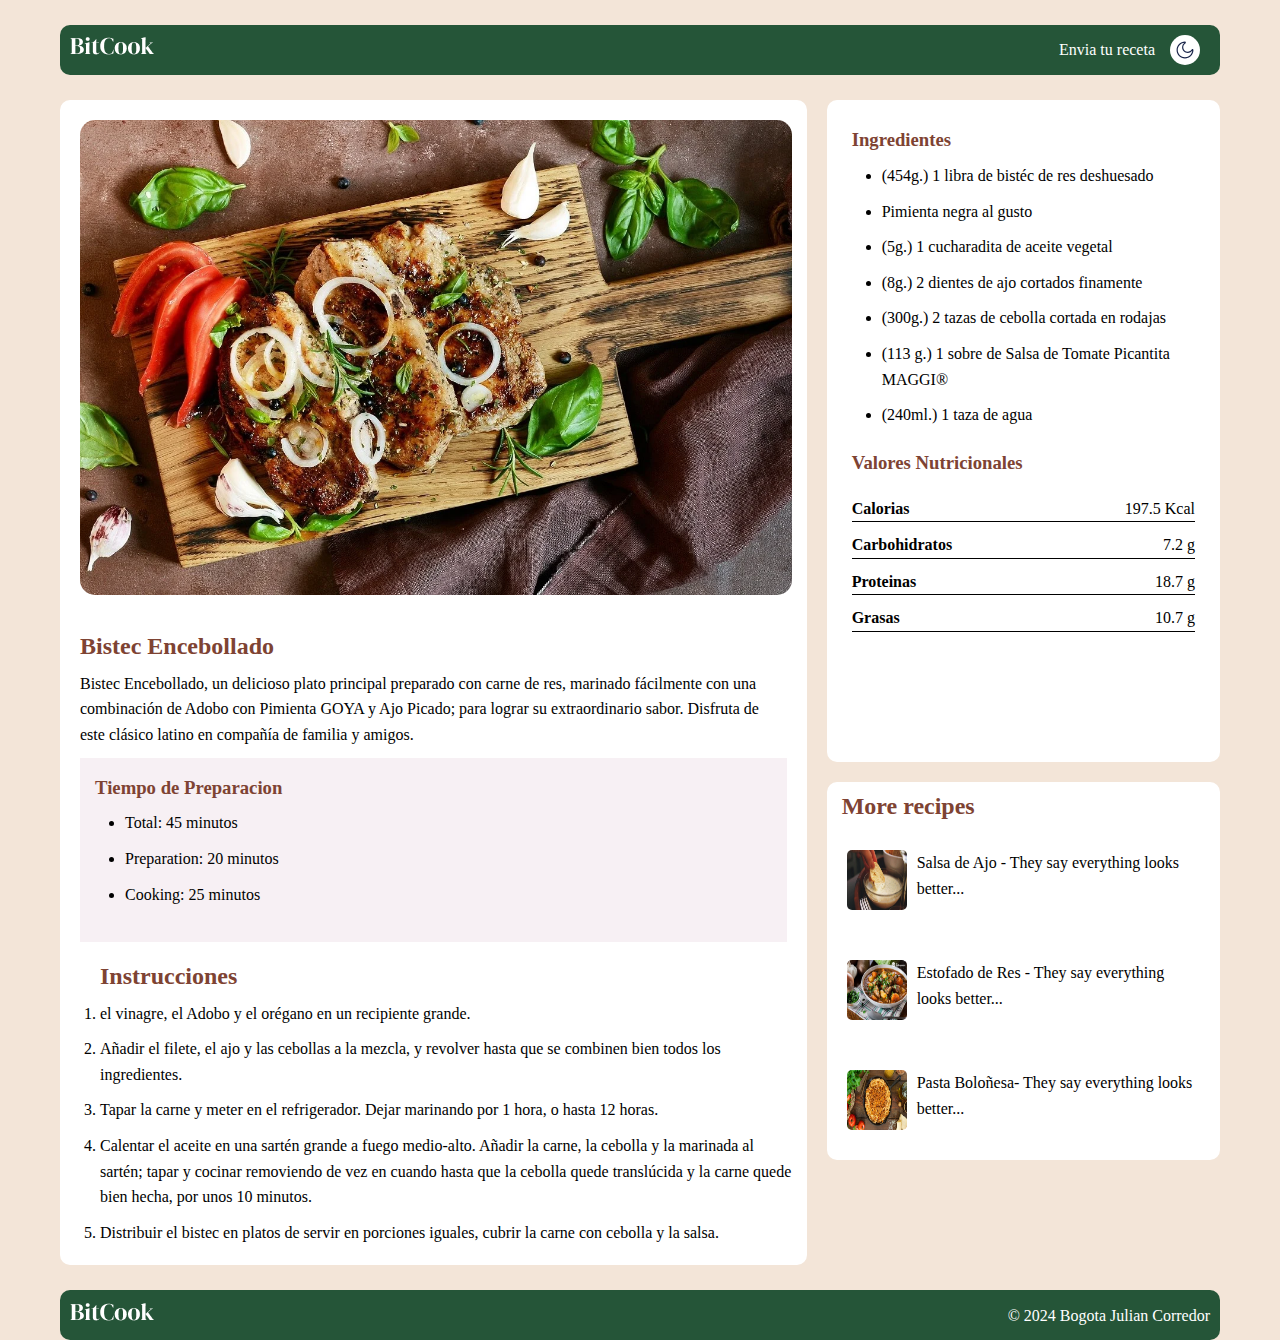
<file: pagina.bistecEncebollado.html>
<!DOCTYPE html>
<html lang ="en">
  <head>
    <meta charset="UTF-8" />
    <meta name="viewport" content="width=device-width, initial-scale=1.0" />
    <link rel="preconnect" href="https://fonts.googleapis.com" />
    <link rel="preconnect" href="https://fonts.gstatic.com" crossorigin />
    <link
      href="https://fonts.googleapis.com/css2?family=DM+Sans:ital,opsz,wght@0,9..40,100..1000;1,9..40,100..1000&display=swap"
      rel="stylesheet"
    />
    <link rel="stylesheet" type="text/css" href="css/style-recetas.css" />
    <title>Bistec Encebollado</title>
  </head>
  <body>
    <div id="grid-continer">
      <header>
        <div class="logo">
          <a href="index.html">
            <img src="img/img2.png" alt="BitCook Logo" />
          </a>
        </div>
        <div class="icon">
          <a href="formulario.html">
          <p class="header-pagina">Envia tu receta</p>
          </a>
          <img id="luna" src="img/untitled.svg" alt="" />
        </div>
      </header>
      <main>
        <div id="img">
          <img src="img/capon-relleno.webp" alt="Receta Pasta" />
        </div>
        <div id="descr">
          <h2>Bistec Encebollado</h2>
          <p>
            Bistec Encebollado, un delicioso plato principal  preparado con carne de res, marinado fácilmente
            con una combinación de Adobo con Pimienta GOYA y Ajo Picado; para lograr su extraordinario sabor. 
            Disfruta de este clásico latino en compañía de familia y amigos.
          </p>
        </div>
        <div id="inst">
          <h3>Tiempo de Preparacion</h3>
          <nav>
            <ul>
                <li>Total: 45 minutos</li>
                <li>Preparation: 20 minutos</li>
                <li>Cooking: 25 minutos</li>
            </ul>
          </nav>
        </div>
        <div class="instructions">
          <h2>Instrucciones</h2>
          <ol>
            <li> el vinagre, el Adobo y el orégano en un recipiente grande. </li>
            <li>Añadir el filete, el ajo y las cebollas a la mezcla, y revolver hasta que se combinen bien todos los ingredientes.</li>
            <li>Tapar la carne y meter en el refrigerador. Dejar marinando por 1 hora, o hasta 12 horas.</li>
            <li>Calentar el aceite en una sartén grande a fuego medio-alto. Añadir la carne, la cebolla y la marinada al sartén; tapar
                y cocinar removiendo de vez en cuando hasta que la cebolla quede translúcida y la carne quede bien hecha, por unos 10 minutos.</li>
            <li>Distribuir el bistec en platos de servir en porciones iguales, cubrir la carne con cebolla y la salsa.</li>
          </ol>
        </div>
      </main>
      <section>
        <div class="sec-instrucciones">
          <h3>Ingredientes</h3>
          <ul>
            <li>(454g.) 1 libra de bistéc de res deshuesado</li>
            <li>Pimienta negra al gusto</li>
            <li>(5g.) 1 cucharadita de aceite vegetal</li>
            <li>(8g.) 2 dientes de ajo cortados finamente</li>
            <li>(300g.) 2 tazas de cebolla cortada en rodajas</li>
            <li>(113 g.) 1 sobre de Salsa de Tomate Picantita MAGGI®</li>
            <li>(240ml.) 1 taza de agua</li>
          </ul>
        </div>
        <div>
          <h3>Valores Nutricionales</h3>
          <table class="valores-nutricionales">
            <tr>
              <th>Calorias</th>
              <td>197.5 Kcal</td>
            </tr>
            <tr>
              <th>Carbohidratos</th>
              <td>7.2 g</td>
            </tr>
            <tr>
              <th>Proteinas</th>
              <td>18.7 g</td>
            </tr>
            <tr>
              <th>Grasas</th>
              <td>10.7 g</td>
            </tr>
          </table>
        </div>
      </section>
      <aside>
        <div class="more-recipes">
          <h2>More recipes</h2>
          <div class="recipe-preview">
            <img src="img/garlic-sauce.jpg" alt="Recipe 1" />
            <a href="pagina-salsaAjo.html">
            <p>Salsa de Ajo - They say everything looks better...</p>
            </a>
          </div>
          <div class="recipe-preview">
            <img src="img/Estofado-de-carne-Beef.webp" alt="Recipe 2" />
            <a href="pagina-estofadoRes.html">
            <p>Estofado de Res - They say everything looks better...</p>
            </a>
          </div>
          <div class="recipe-preview">
            <img src="img/pasta.jpg" alt="Recipe 3" />
            <a href="pagina-pasta.html">
            <p>Pasta Boloñesa- They say everything looks better...</p>
            </a>
          </div>
        </div>
      </aside>
      <footer>
        <div class="logo">
          <img src="img/img2.png" alt="BitCook" />
        </div>
        <p class="pie-pagina">© 2024 Bogota Julian Corredor</p>
      </footer>
    </div>

    <script src="js/modes.js"></script>
  </body>
</html>
</file>
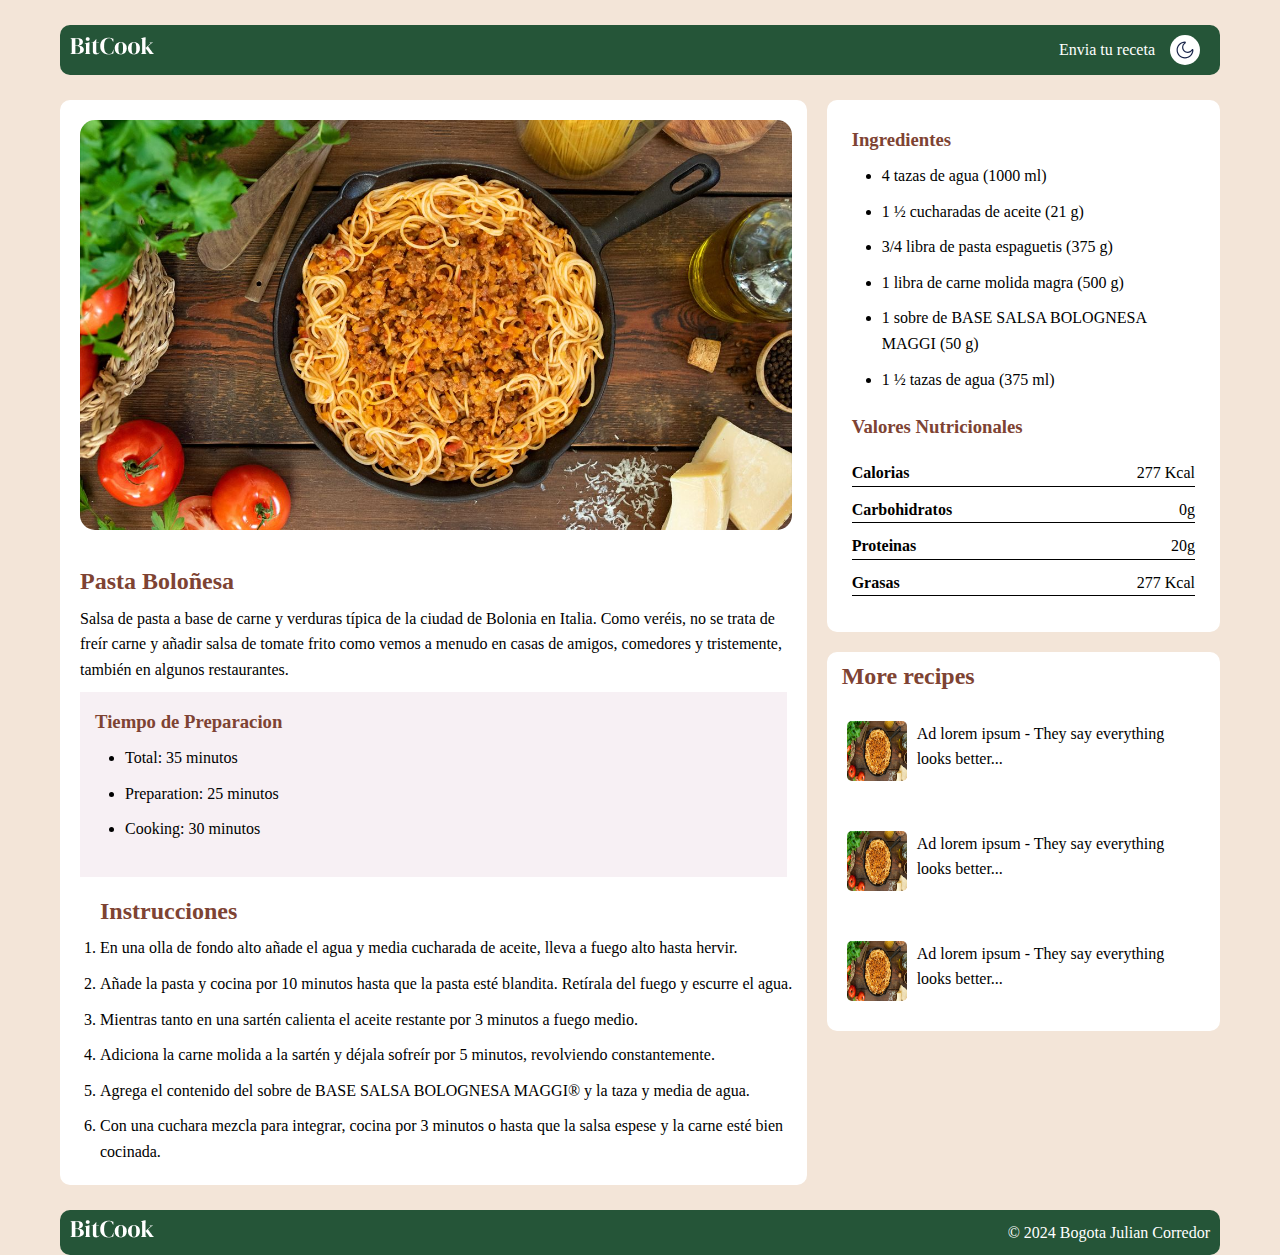
<file: pagina1.html>
<!DOCTYPE html>
<html lang ="en">
  <head>
    <meta charset="UTF-8" />
    <meta name="viewport" content="width=device-width, initial-scale=1.0" />
    <link rel="preconnect" href="https://fonts.googleapis.com" />
    <link rel="preconnect" href="https://fonts.gstatic.com" crossorigin />
    <link
      href="https://fonts.googleapis.com/css2?family=DM+Sans:ital,opsz,wght@0,9..40,100..1000;1,9..40,100..1000&display=swap"
      rel="stylesheet"
    />
    <link rel="stylesheet" type="text/css" href="css/style2.css" />
    <title>Pasta Boloñesa</title>
  </head>
  <body>
    <div id="grid-continer">
      <header>
        <div class="logo">
          <a href="index.html">
            <img src="img/img2.png" alt="BitCook Logo" />
          </a>
        </div>
        <div class="icon">
          <p class="header-pagina">Envia tu receta</p>
          <img id="luna" src="img/untitled.svg" alt="" />
        </div>
      </header>
      <main>
        <div id="img">
          <img src="img/pasta.jpg" alt="Receta Pasta" />
        </div>
        <div id="descr">
          <h2>Pasta Boloñesa</h2>
          <p>
            Salsa de pasta a base de carne y verduras típica de la ciudad de
            Bolonia en Italia. Como veréis, no se trata de freír carne y añadir
            salsa de tomate frito como vemos a menudo en casas de amigos,
            comedores y tristemente, también en algunos restaurantes.
          </p>
        </div>
        <div id="inst">
          <h3>Tiempo de Preparacion</h3>
          <nav>
            <ul>
              <li>Total: 35 minutos</li>
              <li>Preparation: 25 minutos</li>
              <li>Cooking: 30 minutos</li>
            </ul>
          </nav>
        </div>
        <div class="instructions">
          <h2>Instrucciones</h2>
          <ol>
            <li>
              En una olla de fondo alto añade el agua y media cucharada de
              aceite, lleva a fuego alto hasta hervir.
            </li>
            <li>
              Añade la pasta y cocina por 10 minutos hasta que la pasta esté
              blandita. Retírala del fuego y escurre el agua.
            </li>
            <li>
              Mientras tanto en una sartén calienta el aceite restante por 3
              minutos a fuego medio.
            </li>
            <li>
              Adiciona la carne molida a la sartén y déjala sofreír por 5
              minutos, revolviendo constantemente.
            </li>
            <li>
              Agrega el contenido del sobre de BASE SALSA BOLOGNESA MAGGI® y la
              taza y media de agua.
            </li>
            <li>
              Con una cuchara mezcla para integrar, cocina por 3 minutos o hasta
              que la salsa espese y la carne esté bien cocinada.
            </li>
          </ol>
        </div>
      </main>
      <section>
        <div>
          <h3>Ingredientes</h3>
          <ul>
            <li>4 tazas de agua (1000 ml)</li>
            <li>1 ½ cucharadas de aceite (21 g)</li>
            <li>3/4 libra de pasta espaguetis (375 g)</li>
            <li>1 libra de carne molida magra (500 g)</li>
            <li>1 sobre de BASE SALSA BOLOGNESA MAGGI (50 g)</li>
            <li>1 ½ tazas de agua (375 ml)</li>
          </ul>
        </div>
        <div>
          <h3>Valores Nutricionales</h3>
          <table class="valores-nutricionales">
            <tr>
              <th>Calorias</th>
              <td>277 Kcal</td>
            </tr>
            <tr>
              <th>Carbohidratos</th>
              <td>0g</td>
            </tr>
            <tr>
              <th>Proteinas</th>
              <td>20g</td>
            </tr>
            <tr>
              <th>Grasas</th>
              <td>277 Kcal</td>
            </tr>
          </table>
        </div>
      </section>
      <aside>
        <div class="more-recipes">
          <h2>More recipes</h2>
          <div class="recipe-preview">
            <img src="img/pasta.jpg" alt="Recipe 1" />
            <p>Ad lorem ipsum - They say everything looks better...</p>
          </div>
          <div class="recipe-preview">
            <img src="img/pasta.jpg" alt="Recipe 2" />
            <p>Ad lorem ipsum - They say everything looks better...</p>
          </div>
          <div class="recipe-preview">
            <img src="img/pasta.jpg" alt="Recipe 3" />
            <p>Ad lorem ipsum - They say everything looks better...</p>
          </div>
        </div>
      </aside>
      <footer>
        <div class="logo">
          <img src="img/img2.png" alt="BitCook" />
        </div>
        <p class="pie-pagina">© 2024 Bogota Julian Corredor</p>
      </footer>
    </div>

    <script src="js/modes.js"></script>
  </body>
</html>
</file>
<file: css/style-form.css>
*{
    margin: 0;
    padding: 0;
    box-sizing: border-box;
}

html {
    scroll-behavior: smooth;
}

body {
    background-color: var(--bg-color);
    font-family: "DM Serif Display", serif;
    line-height: 1.6;
}
:root {
    --primary-color: #255538;
    --secondary-color: #7e4333;
    --bg-color: #f3e5d8;
    --text-color: #ffffff;
    --p-color: #000000;
    --border-radius: 10px;
    --li-color: #000000;
    --header-color:#ffffff;
    --pie-color:#ffffff;
    --backToTop: #255538;
    --icon-color: #ffffff;
    --uno-color: #ffffff;
    --inst-color: #F7F0F4;
    --form-color: #ffffff;
    --input-form: #DFDFDF;
}

.dark-mode{
    --bg-color: #000000;
    --text-color: #2f2f2f;
    --secondary-color : #ffffff;
    --p-color : #ffffff;
    --li-color: #ffffff;
    --header-color: #ffffff;
    --pie-color:#ffffff;
    --backToTop: #ffffff;
    --icon-color: #ffffff;
    --uno-color: #ffffff;
    --inst-color: #4E4D4E;
    --form-color:#2F2F2F;
    --input-form: #4E4D4E;
}

#grid-container{
    display: grid;
    grid-template-columns: 300px 1fr 300px;
    grid-template-rows: 70px auto 75px;
    grid-template-areas: 
        "header header header"
        ". main ."
        "footer footer footer"; 
    height: 100vh;
    margin: 10px;
}

h1 {
    color: var(--secondary-color);
}


h2:hover{
    text-decoration: underline;
}

h3 {
    color: var(--secondary-color);
    padding-top: 10px;
    padding-bottom: 10px;
}

p{
    color: var(--p-color);
}

a{
    color: var(--uno-color);
    text-decoration: none;
}

a:hover {
    text-decoration: underline;
}
.header, footer {
    grid-area: header;
    background-color: var(--primary-color);
    padding: 10px;
    border-radius: var(--border-radius);
    margin: 5px 0;
    display: flex;
    justify-content: space-between;
    align-items: center;
}

.header{
    margin-bottom: 20px;
}

.header-pagina{
    color: var(--header-color);
}

.icon{
    display: flex;
    justify-content: space-between;
    align-items: center;
    gap: 15px;
    cursor: pointer;
}


 .icon #luna{
    display: flex;
    justify-content: space-between;
    height: 30px;
    width: 30px;
    background-color: var(--icon-color);
    border-radius: 50%;
    margin-right: 10px;
    
}


header nav ul{
    list-style: none;
    display: flex;
    padding: 0;
    gap: 20px;

}

main{
    grid-area: main;
    
}


#form-principal{
    display: block;
    justify-content: center;
    align-items: center;
    background-color: var(--form-color);
    border-radius: 5px;
    padding: 20px;
}
input{
    display: inline-block;
    color: var(--li-color);
}

.inputContainer{
    display: flex;
    margin-top: 10px;
    flex-direction: column;
    margin-bottom: 15px; 
    vertical-align: top;
    text-align: left;
}

label {
    margin-bottom: 5px; 
    color: var(--secondary-color);
    font-size: 20px;
}

#nombre_receta{
    height: 50px;
    background-color: var(--input-form);
    border: none;
    
}

#tiempo_receta{
    height: 50px;
    background-color: var(--input-form);
    border: none;
    border-radius: 5px;
}


#ingredientes {
    height: 100px;
    background-color: var(--input-form);
    border: none;
    border-radius: 5px;
    
}

#instrucciones {
    height: 100px;
    background-color: var(--input-form);
    border: none;
    border-radius: 5px;
}


#boton-enviar{
    width: 100px;
    height: 40px;
    border-radius: 5px;
    background-color: #255538;
    border: none;
    color: var(--header-color);
    cursor: pointer;
}

#boton-enviar:hover{
    background-color: #57876a;
}

footer{
   grid-area: footer;
    margin-top: 20px;
}

.pie-pagina {
    display: flex;
    align-items: center;
    color: var(--pie-color);
}

#backToTop {
    position: fixed;
    bottom: 80px;
    right: 20px;
    background-color: var(--backToTop);
    color: var( --text-color);
    border: none;
    height: 20px;
    width: 25px;
    border-radius: 50px;
    cursor: pointer;
    display: none;
}



#backToTop:hover {
    background-color: #555;
}

@media screen and (max-width: 1000px) {
    #grid-container{
        display: grid;
        grid-template-columns: auto 1fr auto;
        grid-template-rows: 70px 1fr 75px;
        
    }
    main{
        max-height: fit-content;
    }
   
}
</file>
<file: css/style.css>
* {
    margin: 0;
    padding: 0;
    box-sizing: border-box;
}

html {
    scroll-behavior: smooth;
}

body {
    background-color: var(--bg-color);
    font-family: "DM Serif Display", serif;
    line-height: 1.6;
}

:root {
    --primary-color: #255538;
    --secondary-color: #7e4333;
    --bg-color: #f3e5d8;
    --text-color: #ffffff;
    --p-color: #000000;
    --border-radius: 10px;
    --li-color: #000000;
    --header-color:#ffffff;
    --pie-color:#ffffff;
    --backToTop: #255538;
    --icon-color: #ffffff;
    --uno-color: #ffffff;

}


.dark-mode{
    --bg-color: #000000;
    --text-color: #2f2f2f;
    --secondary-color : #ffffff;
    --p-color : #ffffff;
    --li-color: #ffffff;
    --header-color: #ffffff;
    --pie-color:#ffffff;
    --backToTop: #ffffff;
    --icon-color: #ffffff;
    --uno-color: #ffffff;
}



h1 {
    background-color: green;
    color: var(--text-color);
    padding: 10px;
}

h2 {
    color: var(--secondary-color);
}

h2:hover{
    text-decoration: underline;
}

h3 {
    color: var(--secondary-color);
    padding-top: 10px;
    padding-bottom: 10px;
}

p{
    color: var(--p-color);
}
.header, footer {
    background-color: var(--primary-color);
    padding: 10px;
    border-radius: var(--border-radius);
    margin: 5px 0;
    display: flex;
    justify-content: space-between;
    align-items: center;
}

/* .header{
    position: sticky;
    top: 0;
    z-index: 2;
} */

.header-pagina{
    color: var(--header-color);
}

.icon{
    display: flex;
    justify-content: space-between;
    align-items: center;
    gap: 15px;
}


 .icon #luna{
    display: flex;
    justify-content: space-between;
    height: 30px;
    width: 30px;
    background-color: var(--icon-color);
    border-radius: 50%;
    margin-right: 10px;
    
}

/* .icon .header-pagina{
    color: var(--text-color);
} */


.container {
    /* border: 1px solid; */
    padding: 8px 12px;
    max-width: 900px;
    margin: 0 auto;
    background-color: var(--bg-color);
}

.imga {
    display: flex;
    position: relative;
    border: 1px solid black;
    border-radius: var(--border-radius);
    height: 150px;
    margin-top: 20px;
    overflow: hidden;
    max-width: 100%;
    margin-bottom: 15px;
}

.imga img {
    width: 100%;
    height: auto;
    display: block;
}

#img img{
    width:30%;
    height: 50%;
    border-radius: 15px;
    margin: 10px;
}
nav ul {
    display: flex;
    justify-content: center;
    list-style-type: none;
    gap: 9px;
}

.uno {
    margin: 0;
    border: 1px solid;
    height: 35px;
    width: 100px;
    display: flex;
    justify-content: center;
    align-items: center;
    border-radius: 20px;
    background-color: var(--primary-color);
    color: var(--text-color);
    text-align: center;
}

a{
    color: var(--uno-color);
    text-decoration: none;
}

a:hover {
    text-decoration: underline;
}

li {
    margin: 0.7rem;
    color: var(--li-color);
}

.text {
    position: absolute;
    top: 50%;
    left: 50%;
    transform: translate(-50%, -50%);
    color: var(--icon-color);
    font-size: 14px;
    padding: 10px;
    text-align: center;/* Para mejor legibilidad */
    border-radius: var(--border-radius);
}


.valores-nutricionales{
    width: 100%;
    border-collapse: collapse;
    table-layout: fixed;
    border-collapse: collapse;
    
}
td, th {
    border-bottom: 1px solid #000;
    padding: 5px;
    text-align: left;
    color: var(--li-color);
}


.logo {
    margin: 5px;
}

.receta1, .receta2, .receta3, .receta4 {
    background-color: var(--text-color);
    padding: 20px;
    margin: 15px;
    border: none;
    border-radius: var(--border-radius);
    box-shadow: 0 2px 4px rgba(0, 0, 0, 0.1);
}

.pie-pagina {
    display: flex;
    align-items: center;
    color: var(--pie-color);
}


#backToTop {
    position: fixed;
    bottom: 20px;
    right: 20px;
    padding: 10px 20px;
    background-color: var(--backToTop);
    color: var( --text-color);
    border: none;
    border-radius: 5px;
    cursor: pointer;
    display: none;
}



#backToTop:hover {
    background-color: #555;
}


@media screen and (max-width: 600px) {
    #im{
        display: none;
    }
    .imga img{
        display: none;
    }

    #first, .uno{
        flex-direction: column; 
        text-align: center;
        width: 100%;
        font-size: 25px;
        margin-top: 10px;
    }

    .uno{
        padding: 20px;
    }

    h2{
        font-size: 40px;
        text-wrap: balance;
    }

    .valores-nutricionales td {
        text-align: right;
        text-wrap: balance;
    }

    #backToTop{
        background-color: transparent;
        color: green;    
    }
}
</file>
<file: css/style-recetas.css>
* {
    margin: 0;
    padding: 0;
    box-sizing: border-box;
}
html {
    scroll-behavior: smooth;
}
body {
    background-color: var(--bg-color);
    font-family: "DM Serif Display", serif;
    line-height: 1.6;
    display: flex;
    flex-direction: column;
    /* min-height: 100vh; */
}
:root {
    --primary-color: #255538;
    --secondary-color: #7e4333;
    --bg-color: #f3e5d8;
    --text-color: #ffffff;
    --p-color: #000000;
    --border-radius: 10px;
    --li-color: #000000;
    --header-color:#ffffff;
    --pie-color:#ffffff;
    --backToTop: #255538;
    --icon-color: #ffffff;
    --uno-color: #ffffff;
    --inst-color: #F7F0F4;
}

.dark-mode{
    --bg-color: #000000;
    --text-color: #2f2f2f;
    --secondary-color : #ffffff;
    --p-color : #ffffff;
    --li-color: #ffffff;
    --header-color: #ffffff;
    --pie-color:#ffffff;
    --backToTop: #ffffff;
    --icon-color: #ffffff;
    --uno-color: #ffffff;
    --inst-color: #4E4D4E;
}

#grid-continer{
    display: grid;
    height: 100vh;
    grid-template-columns: 2fr 1fr;
    grid-template-rows:  60px auto auto 60px;
    gap: 20px;
    padding: 20px;
    max-width: 1200px;
    margin: auto;
}
header, footer{
    background-color: var(--primary-color);
    padding: 10px;
    border-radius: var(--border-radius);
    margin: 5px 0;
    display: flex;
    justify-content: space-between;
    align-items: center;
    grid-area: 1 / 1 / 2 /4;
    width: 100%;
    
}
.header-pagina{
    color: var(--header-color);
}


.icon{
    display: flex;
    justify-content: space-between;
    align-items: center;
    gap: 15px;
    cursor: pointer;
}


 .icon #luna{
    display: flex;
    justify-content: space-between;
    height: 30px;
    width: 30px;
    background-color: var(--icon-color);
    border-radius: 50%;
    margin-right: 10px;
    
}

/* .icon .header-pagina{
    color: var(--text-color);
} */


.pie-pagina {
    display: flex;
    align-items: center;
    color: var(--pie-color);
}

#img img{
    width: 98%;
    border-radius: 15px;
    margin: 10px;
}
main{
    background-color: var(--text-color);
    grid-area: 2 / 1 / 4 / 1;
    border-radius: 10px;
    padding: 10px;
    height: max-content;
    
}  
.instructions{
    padding-left: 30px;
}
h2 {
    color: var(--secondary-color);
    padding-bottom: 5px;
    padding-top: 5px;
    
}
h3{
    color: var(--secondary-color);
    padding-bottom: 8px;
}

p{
    color: var(--p-color);
}
#descr{
    margin: 10px;
}
#inst{
    background-color: var(--inst-color);
    margin-top: 15px;
    margin: 10px;
    padding: 15px;
    
}
#inst nav ul{
    padding-left: 30px;
    
}
section{
    background-color: var(--text-color);
    border-radius: 10px;
    padding: 25px;
    grid-area: 2 / 2 / 3 / 4;
    
    
}
.valores-nutricionales{
    width: 100%;
    border-collapse: collapse;
    table-layout: fixed;
    border-collapse: collapse;
    padding-bottom: 15px ;
    
}
td, th {
    border-bottom: 1px solid #000;
    text-align: left;
    padding-top: 10px;
    color: var(--li-color);
}
td{
    text-align: right;
}
ul, li{
    padding-bottom: 10px;
    color: var(--li-color);
    
}
ul{
    padding-left: 30px;
}
aside{
    background-color: var(--text-color);
    border-radius: 10px;
    grid-area: 3 / 2 / 3 / 4;
    height: min-content;
}

a{
    color: var(--uno-color);
    text-decoration: none;
}

a:hover {
    text-decoration: underline;
}



.recipe-preview {
    display: flex;
    margin-bottom: 10px;
    padding: 20px;
}
.recipe-preview img {
    width: 60px;
    height: 60px;
    margin-right: 10px;
    border-radius: 5px;
}
.more-recipes h2{
    padding-left: 15px;
}

footer{
    
    grid-area: 4 / 1 / 4/ 4;
}

@media screen and (max-width: 900px){
    #grid-continer{
        grid-template-columns: 1fr;
        grid-row: 60px 1fr 1fr 1fr 1fr auto;
    }
    header{
        grid-area: 1 / 1 / 2 /6;
    }

    main{
        grid-area: 2/ 1/ 6/ 6;
    }

    section{
        grid-area: 6/1 / 8/ 6;
    }

    aside{
        grid-area: 9/1/ 8 / 6;
    }

    footer{
        grid-area: 10/1 / 9 / 6; 
    }
}



@media screen and (max-width: 600px) {

    #grid-continer{
        grid-template-columns: 1fr;
        grid-row: auto;

    }

}
</file>
<file: css/style2.css>
* {
    margin: 0;
    padding: 0;
    box-sizing: border-box;
}
html {
    scroll-behavior: smooth;
}
body {
    background-color: var(--bg-color);
    font-family: "DM Serif Display", serif;
    line-height: 1.6;
    display: flex;
    flex-direction: column;
    min-height: 100vh;
}
:root {
    --primary-color: #255538;
    --secondary-color: #7e4333;
    --bg-color: #f3e5d8;
    --text-color: #ffffff;
    --p-color: #000000;
    --border-radius: 10px;
    --li-color: #000000;
    --header-color:#ffffff;
    --pie-color:#ffffff;
    --backToTop: #255538;
    --icon-color: #ffffff;
    --uno-color: #ffffff;
    --inst-color: #F7F0F4;
}

.dark-mode{
    --bg-color: #000000;
    --text-color: #2f2f2f;
    --secondary-color : #ffffff;
    --p-color : #ffffff;
    --li-color: #ffffff;
    --header-color: #ffffff;
    --pie-color:#ffffff;
    --backToTop: #ffffff;
    --icon-color: #ffffff;
    --uno-color: #ffffff;
    --inst-color: #4E4D4E;
}

#grid-continer{
    display: grid;
    height: 100vh;
    grid-template-columns: 2fr 1fr;
    grid-template-rows:  60px 1fr 1fr 1fr 60px;
    gap: 20px;
    padding: 20px;
    max-width: 1200px;
    margin: auto;
}
header, footer{
    background-color: var(--primary-color);
    padding: 10px;
    border-radius: var(--border-radius);
    margin: 5px 0;
    display: flex;
    justify-content: space-between;
    align-items: center;
    grid-area: 1 / 1 / 2 /4;
    width: 100%;
    
}
.header-pagina{
    color: var(--header-color);
}


.icon{
    display: flex;
    justify-content: space-between;
    align-items: center;
    gap: 15px;
}


 .icon #luna{
    display: flex;
    justify-content: space-between;
    height: 30px;
    width: 30px;
    background-color: var(--icon-color);
    border-radius: 50%;
    margin-right: 10px;
    
}

/* .icon .header-pagina{
    color: var(--text-color);
} */



.pie-pagina {
    display: flex;
    align-items: center;
    color: var(--pie-color);
}

#img img{
    width: 98%;
    border-radius: 15px;
    margin: 10px;
}
main{
    background-color: var(--text-color);
    grid-area: 2 / 1 / 4 / 1;
    border-radius: 10px;
    padding: 10px;
    height: max-content;
    
}  
.instructions{
    padding-left: 30px;
}
h2 {
    color: var(--secondary-color);
    padding-bottom: 5px;
    padding-top: 5px;
    
}
h3{
    color: var(--secondary-color);
    padding-bottom: 8px;
}

p{
    color: var(--p-color);
}
#descr{
    margin: 10px;
}
#inst{
    background-color: var(--inst-color);
    margin-top: 15px;
    margin: 10px;
    padding: 15px;
    
}
#inst nav ul{
    padding-left: 30px;
    
}
section{
    background-color: var(--text-color);
    border-radius: 10px;
    padding: 25px;
    grid-area: 2 / 2 / 3 / 4;
}
.valores-nutricionales{
    width: 100%;
    border-collapse: collapse;
    table-layout: fixed;
    border-collapse: collapse;
    padding-bottom: 15px ;
    
}
td, th {
    border-bottom: 1px solid #000;
    text-align: left;
    padding-top: 10px;
    color: var(--li-color);
}
td{
    text-align: right;
}
ul, li{
    padding-bottom: 10px;
    color: var(--li-color);
    
}
ul{
    padding-left: 30px;
}
aside{
    background-color: var(--text-color);
    border-radius: 10px;
    grid-area: 3 / 2 / 3 / 4;
    height: min-content;
}

.recipe-preview {
    display: flex;
    margin-bottom: 10px;
    padding: 20px;
}
.recipe-preview img {
    width: 60px;
    height: 60px;
    margin-right: 10px;
    border-radius: 5px;
}
.more-recipes h2{
    padding-left: 15px;
}

footer{
    grid-area: 4 / 1 / 4/ 4;
}

@media screen and (max-width: 900px){
    #grid-continer{
        grid-template-columns: 1fr;
        grid-row: 60px 1fr 1fr 1fr 1fr 60px;
    }
    header{
        grid-area: 1 / 1 / 2 /6;
    }

    main{
        grid-area: 2/ 1/ 6/ 6;
    }

    section{
        grid-area: 6/1 / 8/ 6;
    }

    aside{
        grid-area: 9/1/ 8 / 6;
    }

    footer{
        grid-area: 10/1 / 9 / 6; 
    }
}



@media screen and (max-width: 600px) {

    #grid-continer{
        grid-template-columns: 1fr;
        grid-row: auto;

    }

}
</file>
